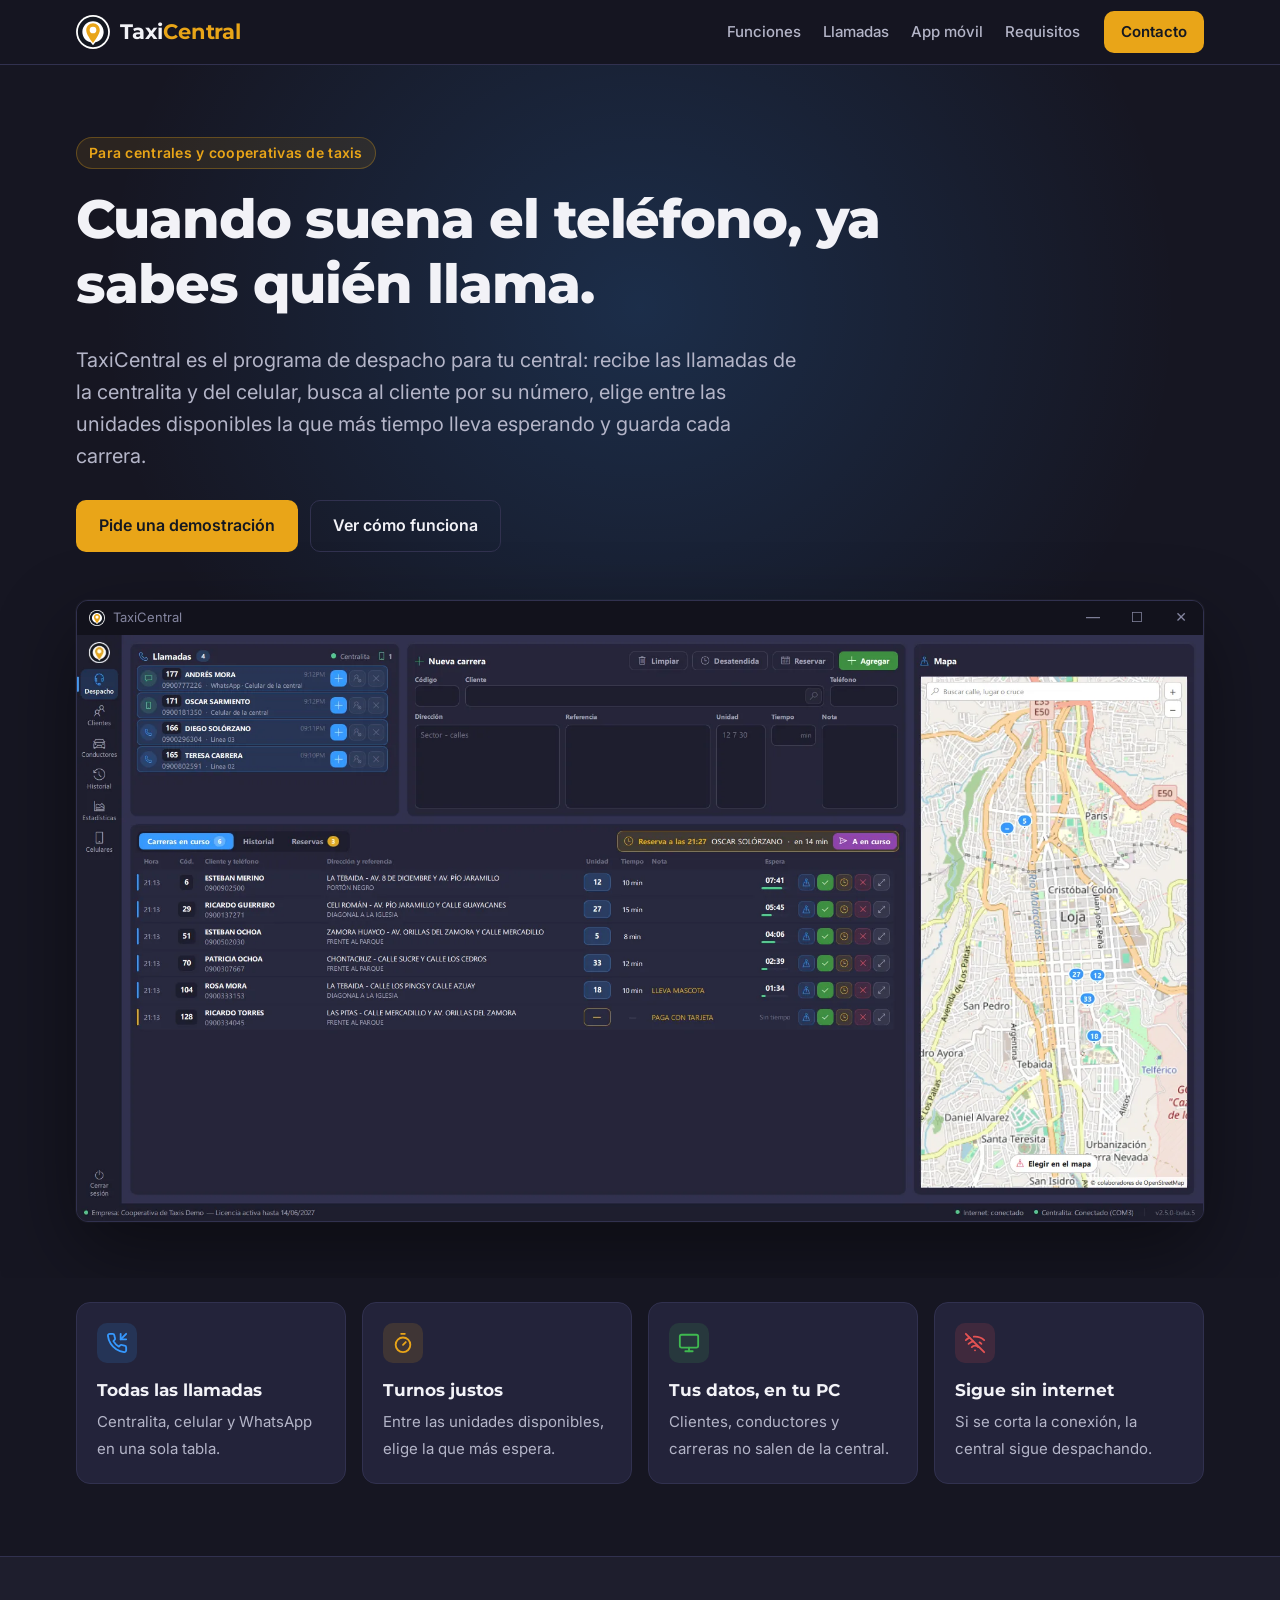
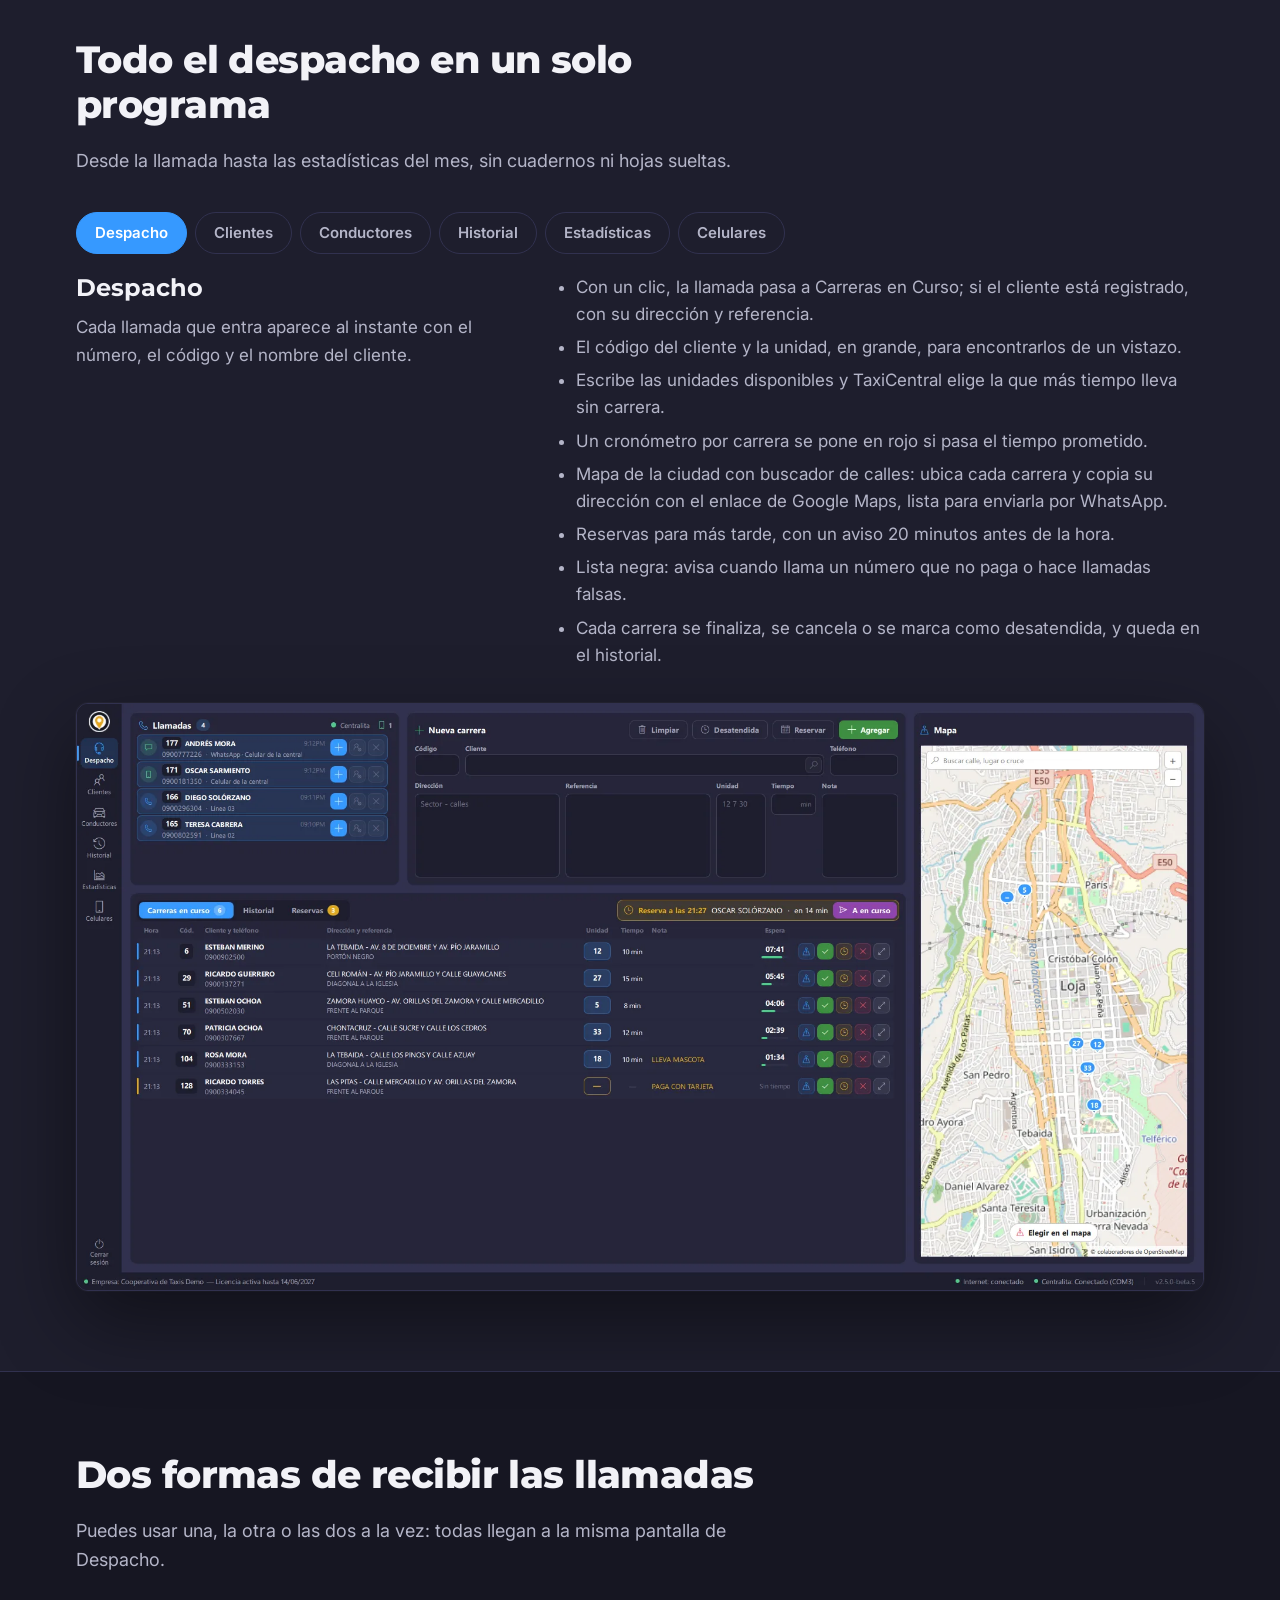
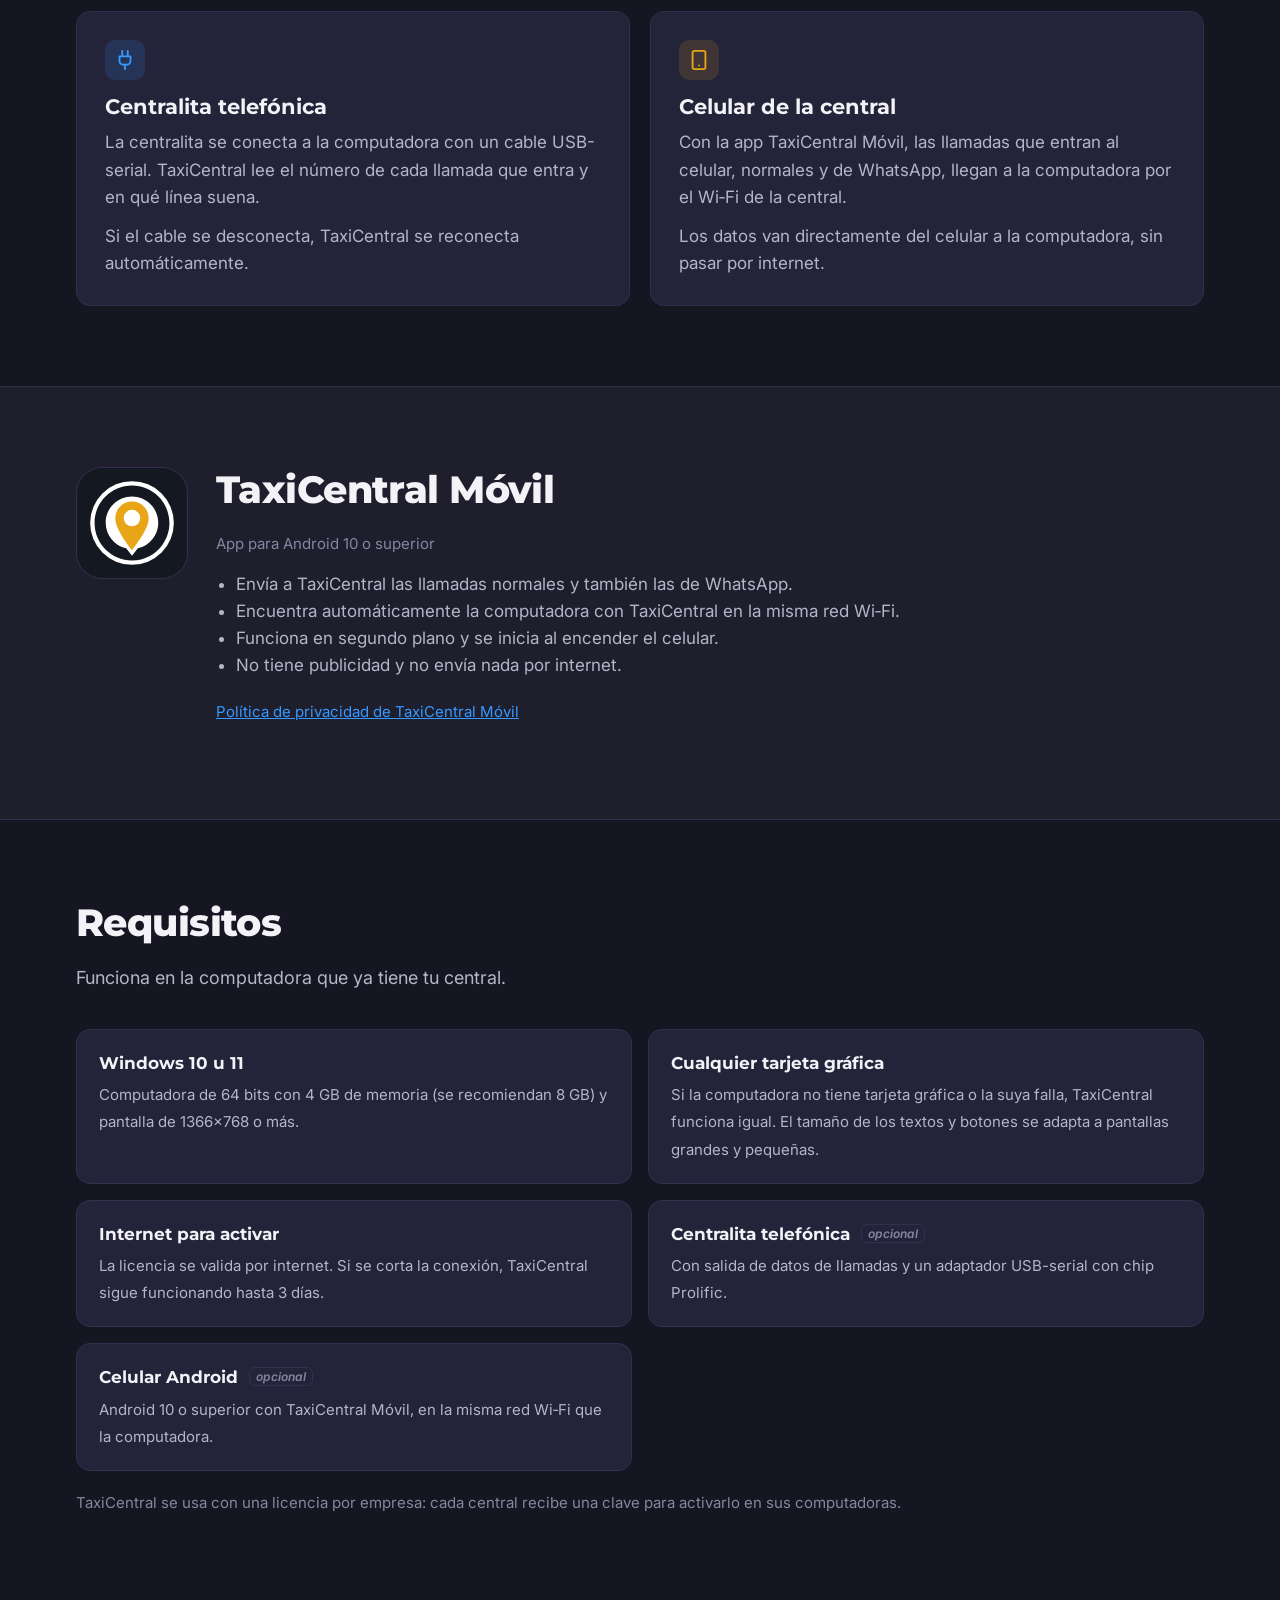
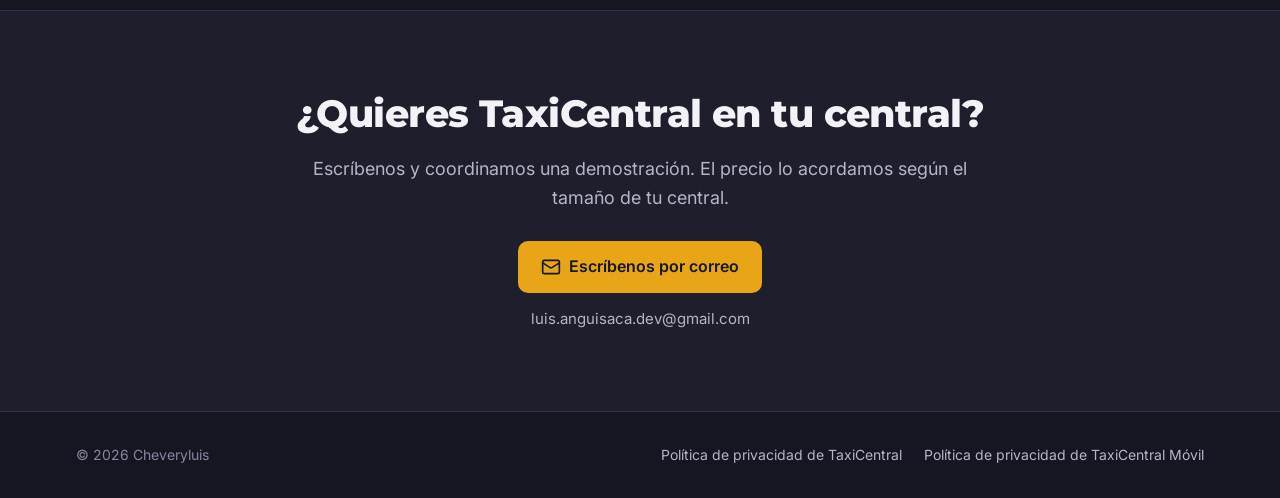
<file: index.html>
<!doctype html>
<html lang="es">
<head>
<meta charset="utf-8">
<meta name="viewport" content="width=device-width, initial-scale=1">
<title>TaxiCentral · Sistema de despacho para centrales de taxis</title>
<meta name="description" content="TaxiCentral es el programa de despacho para centrales de taxis: recibe las llamadas de la centralita y del celular, muestra quién llama, elige la unidad que más espera y guarda cada carrera.">
<meta name="theme-color" content="#161622">
<link rel="icon" type="image/png" sizes="32x32" href="img/favicon-32.png">
<link rel="icon" type="image/svg+xml" href="img/logo.svg">
<link rel="apple-touch-icon" href="img/apple-touch-icon.png">
<meta property="og:type" content="website">
<meta property="og:title" content="TaxiCentral · Sistema de despacho para centrales de taxis">
<meta property="og:description" content="Recibe las llamadas de la centralita y del celular, muestra quién llama y elige la unidad que más espera.">
<meta property="og:image" content="https://cheveryluis.github.io/taxicentral-web/img/compartir.png">
<meta property="og:url" content="https://cheveryluis.github.io/taxicentral-web/">
<meta name="twitter:card" content="summary_large_image">
<link rel="preconnect" href="https://fonts.googleapis.com">
<link rel="preconnect" href="https://fonts.gstatic.com" crossorigin>
<link href="https://fonts.googleapis.com/css2?family=Inter:wght@400;500;600&family=Montserrat:wght@700;800&display=swap" rel="stylesheet">
<link rel="stylesheet" href="css/estilos.css">
</head>
<body>
<a class="saltar" href="#contenido">Saltar al contenido</a>

<header class="encabezado">
  <div class="contenedor">
    <a class="marca" href="./" aria-label="TaxiCentral, inicio">
      <img src="img/logo.svg" alt="" width="34" height="34">
      <span>Taxi<b>Central</b></span>
    </a>
    <nav class="menu" aria-label="Secciones">
      <a href="#funciones">Funciones</a>
      <a href="#llamadas">Llamadas</a>
      <a href="#movil">App móvil</a>
      <a href="#requisitos">Requisitos</a>
    </nav>
    <a class="boton boton-principal boton-pequeno" href="#contacto">Contacto</a>
  </div>
</header>

<main id="contenido">

  <section class="portada">
    <div class="contenedor">
      <span class="etiqueta">Para centrales y cooperativas de taxis</span>
      <h1>Cuando suena el teléfono, ya sabes quién llama.</h1>
      <p class="subtitulo">TaxiCentral es el programa de despacho para tu central: recibe las llamadas de la centralita y del celular, busca al cliente por su número, elige entre las unidades disponibles la que más tiempo lleva esperando y guarda cada carrera.</p>
      <div class="acciones">
        <a class="boton boton-principal" href="#contacto">Pide una demostración</a>
        <a class="boton boton-secundario" href="#funciones">Ver cómo funciona</a>
      </div>
      <div class="ventana">
        <div class="ventana-barra" aria-hidden="true">
          <img src="img/logo.svg" alt="">TaxiCentral
          <div class="botones"><span>&#8212;</span><span>&#9744;</span><span>&#10005;</span></div>
        </div>
        <img src="img/capturas/despacho.webp" width="1920" height="1000" fetchpriority="high"
             alt="Pantalla Despacho de TaxiCentral: arriba, las llamadas que entran con el número, el código y el nombre del cliente; abajo, las carreras en curso con la unidad asignada y el tiempo de espera; a la derecha, el mapa con cada carrera.">
      </div>
    </div>
  </section>

  <section class="puntos" aria-label="Puntos fuertes">
    <div class="contenedor">
      <ul>
        <li>
          <div class="icono icono-azul"><svg viewBox="0 0 24 24" fill="none" stroke="currentColor" stroke-width="2" stroke-linecap="round" stroke-linejoin="round" aria-hidden="true"><polyline points="16 2 16 8 22 8"/><line x1="22" x2="16" y1="2" y2="8"/><path d="M22 16.92v3a2 2 0 0 1-2.18 2 19.79 19.79 0 0 1-8.63-3.07 19.5 19.5 0 0 1-6-6 19.79 19.79 0 0 1-3.07-8.67A2 2 0 0 1 4.11 2h3a2 2 0 0 1 2 1.72 12.84 12.84 0 0 0 .7 2.81 2 2 0 0 1-.45 2.11L8.09 9.91a16 16 0 0 0 6 6l1.27-1.27a2 2 0 0 1 2.11-.45 12.84 12.84 0 0 0 2.81.7A2 2 0 0 1 22 16.92z"/></svg></div>
          <strong>Todas las llamadas</strong>
          <span>Centralita, celular y WhatsApp en una sola tabla.</span>
        </li>
        <li>
          <div class="icono icono-amarillo"><svg viewBox="0 0 24 24" fill="none" stroke="currentColor" stroke-width="2" stroke-linecap="round" stroke-linejoin="round" aria-hidden="true"><line x1="10" x2="14" y1="2" y2="2"/><line x1="12" x2="15" y1="14" y2="11"/><circle cx="12" cy="14" r="8"/></svg></div>
          <strong>Turnos justos</strong>
          <span>Entre las unidades disponibles, elige la que más espera.</span>
        </li>
        <li>
          <div class="icono icono-verde"><svg viewBox="0 0 24 24" fill="none" stroke="currentColor" stroke-width="2" stroke-linecap="round" stroke-linejoin="round" aria-hidden="true"><rect width="20" height="14" x="2" y="3" rx="2"/><line x1="8" x2="16" y1="21" y2="21"/><line x1="12" x2="12" y1="17" y2="21"/></svg></div>
          <strong>Tus datos, en tu PC</strong>
          <span>Clientes, conductores y carreras no salen de la central.</span>
        </li>
        <li>
          <div class="icono icono-rojo"><svg viewBox="0 0 24 24" fill="none" stroke="currentColor" stroke-width="2" stroke-linecap="round" stroke-linejoin="round" aria-hidden="true"><path d="M12 20h.01"/><path d="M8.5 16.43a5 5 0 0 1 7 0"/><path d="M5 12.86a10 10 0 0 1 5.17-2.69"/><path d="M19 12.86a10 10 0 0 0-2-1.52"/><path d="M2 8.82a15 15 0 0 1 4.18-2.64"/><path d="M22 8.82a15 15 0 0 0-11.29-3.76"/><path d="m2 2 20 20"/></svg></div>
          <strong>Sigue sin internet</strong>
          <span>Si se corta la conexión, la central sigue despachando.</span>
        </li>
      </ul>
    </div>
  </section>

  <section class="seccion seccion-alterna" id="funciones">
    <div class="contenedor">
      <header>
        <h2>Todo el despacho en un solo programa</h2>
        <p>Desde la llamada hasta las estadísticas del mes, sin cuadernos ni hojas sueltas.</p>
      </header>

      <div class="pestanas" role="tablist" aria-label="Funciones de TaxiCentral">
        <button role="tab" id="tab-despacho" aria-controls="panel-despacho" aria-selected="true">Despacho</button>
        <button role="tab" id="tab-clientes" aria-controls="panel-clientes" aria-selected="false" tabindex="-1">Clientes</button>
        <button role="tab" id="tab-conductores" aria-controls="panel-conductores" aria-selected="false" tabindex="-1">Conductores</button>
        <button role="tab" id="tab-historial" aria-controls="panel-historial" aria-selected="false" tabindex="-1">Historial</button>
        <button role="tab" id="tab-estadisticas" aria-controls="panel-estadisticas" aria-selected="false" tabindex="-1">Estadísticas</button>
        <button role="tab" id="tab-celulares" aria-controls="panel-celulares" aria-selected="false" tabindex="-1">Celulares</button>
      </div>

      <div class="panel" role="tabpanel" id="panel-despacho" aria-labelledby="tab-despacho">
        <div class="texto">
          <h3>Despacho</h3>
          <p>Cada llamada que entra aparece al instante con el número, el código y el nombre del cliente.</p>
          <ul>
            <li>Con un clic, la llamada pasa a Carreras en Curso; si el cliente está registrado, con su dirección y referencia.</li>
            <li>El código del cliente y la unidad, en grande, para encontrarlos de un vistazo.</li>
            <li>Escribe las unidades disponibles y TaxiCentral elige la que más tiempo lleva sin carrera.</li>
            <li>Un cronómetro por carrera se pone en rojo si pasa el tiempo prometido.</li>
            <li>Mapa de la ciudad con buscador de calles: ubica cada carrera y copia su dirección con el enlace de Google Maps, lista para enviarla por WhatsApp.</li>
            <li>Reservas para más tarde, con un aviso 20 minutos antes de la hora.</li>
            <li>Lista negra: avisa cuando llama un número que no paga o hace llamadas falsas.</li>
            <li>Cada carrera se finaliza, se cancela o se marca como desatendida, y queda en el historial.</li>
          </ul>
        </div>
        <div class="ventana"><img src="img/capturas/despacho.webp" width="1920" height="1000" loading="lazy" alt="Pantalla Despacho con llamadas entrantes, carreras en curso, aviso de reserva y el mapa con las carreras."></div>
      </div>

      <div class="panel" role="tabpanel" id="panel-clientes" aria-labelledby="tab-clientes" hidden>
        <div class="texto">
          <h3>Clientes</h3>
          <p>La ficha de cada cliente: dos teléfonos, dirección con su sector, referencia y su ubicación en el mapa.</p>
          <ul>
            <li>Búsqueda por nombre, teléfono, dirección o cualquier otra columna, sin importar tildes ni mayúsculas.</li>
            <li>Envía un cliente a Despacho sin volver a escribir sus datos; si tiene ubicación, el mapa se centra en ella.</li>
            <li>Muestra los clientes que llevan más de un año sin pedir un taxi.</li>
            <li>Descarga la lista a Excel.</li>
          </ul>
        </div>
        <div class="ventana"><img src="img/capturas/clientes.webp" width="1920" height="1000" loading="lazy" alt="Pantalla Clientes con la lista de clientes, sus teléfonos, sector, dirección y referencia."></div>
      </div>

      <div class="panel" role="tabpanel" id="panel-conductores" aria-labelledby="tab-conductores" hidden>
        <div class="texto">
          <h3>Conductores</h3>
          <p>Cada unidad con los datos del conductor y del vehículo.</p>
          <ul>
            <li>Cédula, celular, correo, placa, registro municipal, marca, modelo y año.</li>
            <li>Separa socios y no socios de la cooperativa.</li>
            <li>Registra la hora de la última salida de cada unidad para repartir los turnos con equidad.</li>
            <li>Descarga la lista a Excel.</li>
          </ul>
        </div>
        <div class="ventana"><img src="img/capturas/conductores.webp" width="1920" height="1000" loading="lazy" alt="Pantalla Conductores con unidad, nombres, cédula, celular, placa, marca, modelo y año."></div>
      </div>

      <div class="panel" role="tabpanel" id="panel-historial" aria-labelledby="tab-historial" hidden>
        <div class="texto">
          <h3>Historial</h3>
          <p>Todas las carreras de cualquier día, con su estado.</p>
          <ul>
            <li>Cuenta las despachadas, desatendidas y canceladas del día.</li>
            <li>Búsqueda por cliente, teléfono, unidad o dirección.</li>
            <li>Descarga la lista a Excel.</li>
          </ul>
        </div>
        <div class="ventana"><img src="img/capturas/historial.webp" width="1920" height="1000" loading="lazy" alt="Pantalla Historial con las carreras de un día: hora, cliente, dirección, unidad y tiempo."></div>
      </div>

      <div class="panel" role="tabpanel" id="panel-estadisticas" aria-labelledby="tab-estadisticas" hidden>
        <div class="texto">
          <h3>Estadísticas</h3>
          <p>Cómo trabaja tu central, de un vistazo.</p>
          <ul>
            <li>Total de carreras, porcentaje despachado, promedio por día y hora pico.</li>
            <li>Carreras por hora del día y tendencia diaria.</li>
            <li>Carreras de cada unidad en el horario que elijas, por ejemplo de 22:00 a 06:00.</li>
            <li>Hoy, últimos 7 o 30 días, este mes, el mes anterior o el rango que elijas.</li>
            <li>Descarga a Excel, con sus gráficos, o a PDF.</li>
          </ul>
        </div>
        <div class="ventana"><img src="img/capturas/estadisticas.webp" width="1920" height="1000" loading="lazy" alt="Pantalla Estadísticas con totales, gráfico de carreras por hora del día y tendencia diaria."></div>
      </div>

      <div class="panel" role="tabpanel" id="panel-celulares" aria-labelledby="tab-celulares" hidden>
        <div class="texto">
          <h3>Celulares</h3>
          <p>Conecta el celular de la central con TaxiCentral Móvil.</p>
          <ul>
            <li>Se empareja escribiendo en el celular un código de 6 dígitos.</li>
            <li>Muestra cada llamada: sonando, contestada, finalizada o perdida, con su duración.</li>
            <li>Distingue las llamadas normales de las de WhatsApp.</li>
          </ul>
        </div>
        <div class="ventana"><img src="img/capturas/celulares.webp" width="1920" height="1000" loading="lazy" alt="Pantalla Celulares con el código para emparejar, el celular conectado y las llamadas recibidas."></div>
      </div>
    </div>
  </section>

  <section class="seccion" id="llamadas">
    <div class="contenedor">
      <header>
        <h2>Dos formas de recibir las llamadas</h2>
        <p>Puedes usar una, la otra o las dos a la vez: todas llegan a la misma pantalla de Despacho.</p>
      </header>
      <div class="columnas">
        <article class="tarjeta">
          <div class="icono icono-azul"><svg viewBox="0 0 24 24" fill="none" stroke="currentColor" stroke-width="2" stroke-linecap="round" stroke-linejoin="round" aria-hidden="true"><path d="M12 22v-5"/><path d="M9 8V2"/><path d="M15 8V2"/><path d="M18 8v5a4 4 0 0 1-4 4h-4a4 4 0 0 1-4-4V8Z"/></svg></div>
          <h3>Centralita telefónica</h3>
          <p>La centralita se conecta a la computadora con un cable USB-serial. TaxiCentral lee el número de cada llamada que entra y en qué línea suena.</p>
          <p>Si el cable se desconecta, TaxiCentral se reconecta automáticamente.</p>
        </article>
        <article class="tarjeta">
          <div class="icono icono-amarillo"><svg viewBox="0 0 24 24" fill="none" stroke="currentColor" stroke-width="2" stroke-linecap="round" stroke-linejoin="round" aria-hidden="true"><rect width="14" height="20" x="5" y="2" rx="2" ry="2"/><path d="M12 18h.01"/></svg></div>
          <h3>Celular de la central</h3>
          <p>Con la app TaxiCentral Móvil, las llamadas que entran al celular, normales y de WhatsApp, llegan a la computadora por el Wi‑Fi de la central.</p>
          <p>Los datos van directamente del celular a la computadora, sin pasar por internet.</p>
        </article>
      </div>
    </div>
  </section>

  <section class="seccion seccion-alterna" id="movil">
    <div class="contenedor movil">
      <div class="movil-icono"><img src="img/logo.svg" alt="" width="84" height="84"></div>
      <div>
        <h2>TaxiCentral Móvil</h2>
        <p class="nota" style="margin-top:0">App para Android 10 o superior</p>
        <ul>
          <li>Envía a TaxiCentral las llamadas normales y también las de WhatsApp.</li>
          <li>Encuentra automáticamente la computadora con TaxiCentral en la misma red Wi‑Fi.</li>
          <li>Funciona en segundo plano y se inicia al encender el celular.</li>
          <li>No tiene publicidad y no envía nada por internet.</li>
        </ul>
        <p class="nota"><a href="movil/privacidad.html">Política de privacidad de TaxiCentral Móvil</a></p>
      </div>
    </div>
  </section>

  <section class="seccion" id="requisitos">
    <div class="contenedor">
      <header>
        <h2>Requisitos</h2>
        <p>Funciona en la computadora que ya tiene tu central.</p>
      </header>
      <ul class="lista-requisitos">
        <li><strong>Windows 10 u 11</strong><span>Computadora de 64 bits con 4 GB de memoria (se recomiendan 8 GB) y pantalla de 1366×768 o más.</span></li>
        <li><strong>Cualquier tarjeta gráfica</strong><span>Si la computadora no tiene tarjeta gráfica o la suya falla, TaxiCentral funciona igual. El tamaño de los textos y botones se adapta a pantallas grandes y pequeñas.</span></li>
        <li><strong>Internet para activar</strong><span>La licencia se valida por internet. Si se corta la conexión, TaxiCentral sigue funcionando hasta 3 días.</span></li>
        <li><strong>Centralita telefónica <em class="opcional">opcional</em></strong><span>Con salida de datos de llamadas y un adaptador USB-serial con chip Prolific.</span></li>
        <li><strong>Celular Android <em class="opcional">opcional</em></strong><span>Android 10 o superior con TaxiCentral Móvil, en la misma red Wi‑Fi que la computadora.</span></li>
      </ul>
      <p class="nota">TaxiCentral se usa con una licencia por empresa: cada central recibe una clave para activarlo en sus computadoras.</p>
    </div>
  </section>

  <section class="seccion seccion-alterna contacto" id="contacto">
    <div class="contenedor">
      <header>
        <h2>¿Quieres TaxiCentral en tu central?</h2>
        <p>Escríbenos y coordinamos una demostración. El precio lo acordamos según el tamaño de tu central.</p>
      </header>
      <a class="boton boton-principal" href="mailto:luis.anguisaca.dev@gmail.com?subject=TaxiCentral">
        <svg width="20" height="20" viewBox="0 0 24 24" fill="none" stroke="currentColor" stroke-width="2" stroke-linecap="round" stroke-linejoin="round" aria-hidden="true"><rect width="20" height="16" x="2" y="4" rx="2"/><path d="m22 7-8.97 5.7a1.94 1.94 0 0 1-2.06 0L2 7"/></svg>
        Escríbenos por correo
      </a>
      <span class="correo">luis.anguisaca.dev@gmail.com</span>
    </div>
  </section>

</main>

<footer class="pie">
  <div class="contenedor">
    <span>© 2026 Cheveryluis</span>
    <nav aria-label="Legal">
      <a href="privacidad.html">Política de privacidad de TaxiCentral</a>
      <a href="movil/privacidad.html">Política de privacidad de TaxiCentral Móvil</a>
    </nav>
  </div>
</footer>

<script>
  // Pestañas de Funciones: clic, y flechas izquierda/derecha entre pestañas.
  const pestanas = [...document.querySelectorAll('[role="tab"]')];
  function elegir(pestana) {
    for (const p of pestanas) {
      const activa = p === pestana;
      p.setAttribute('aria-selected', activa);
      p.tabIndex = activa ? 0 : -1;
      document.getElementById(p.getAttribute('aria-controls')).hidden = !activa;
    }
  }
  pestanas.forEach((p, i) => {
    p.addEventListener('click', () => elegir(p));
    p.addEventListener('keydown', (e) => {
      const paso = e.key === 'ArrowRight' ? 1 : e.key === 'ArrowLeft' ? -1 : 0;
      if (!paso) return;
      const siguiente = pestanas[(i + paso + pestanas.length) % pestanas.length];
      elegir(siguiente);
      siguiente.focus();
    });
  });
</script>
</body>
</html>
</file>
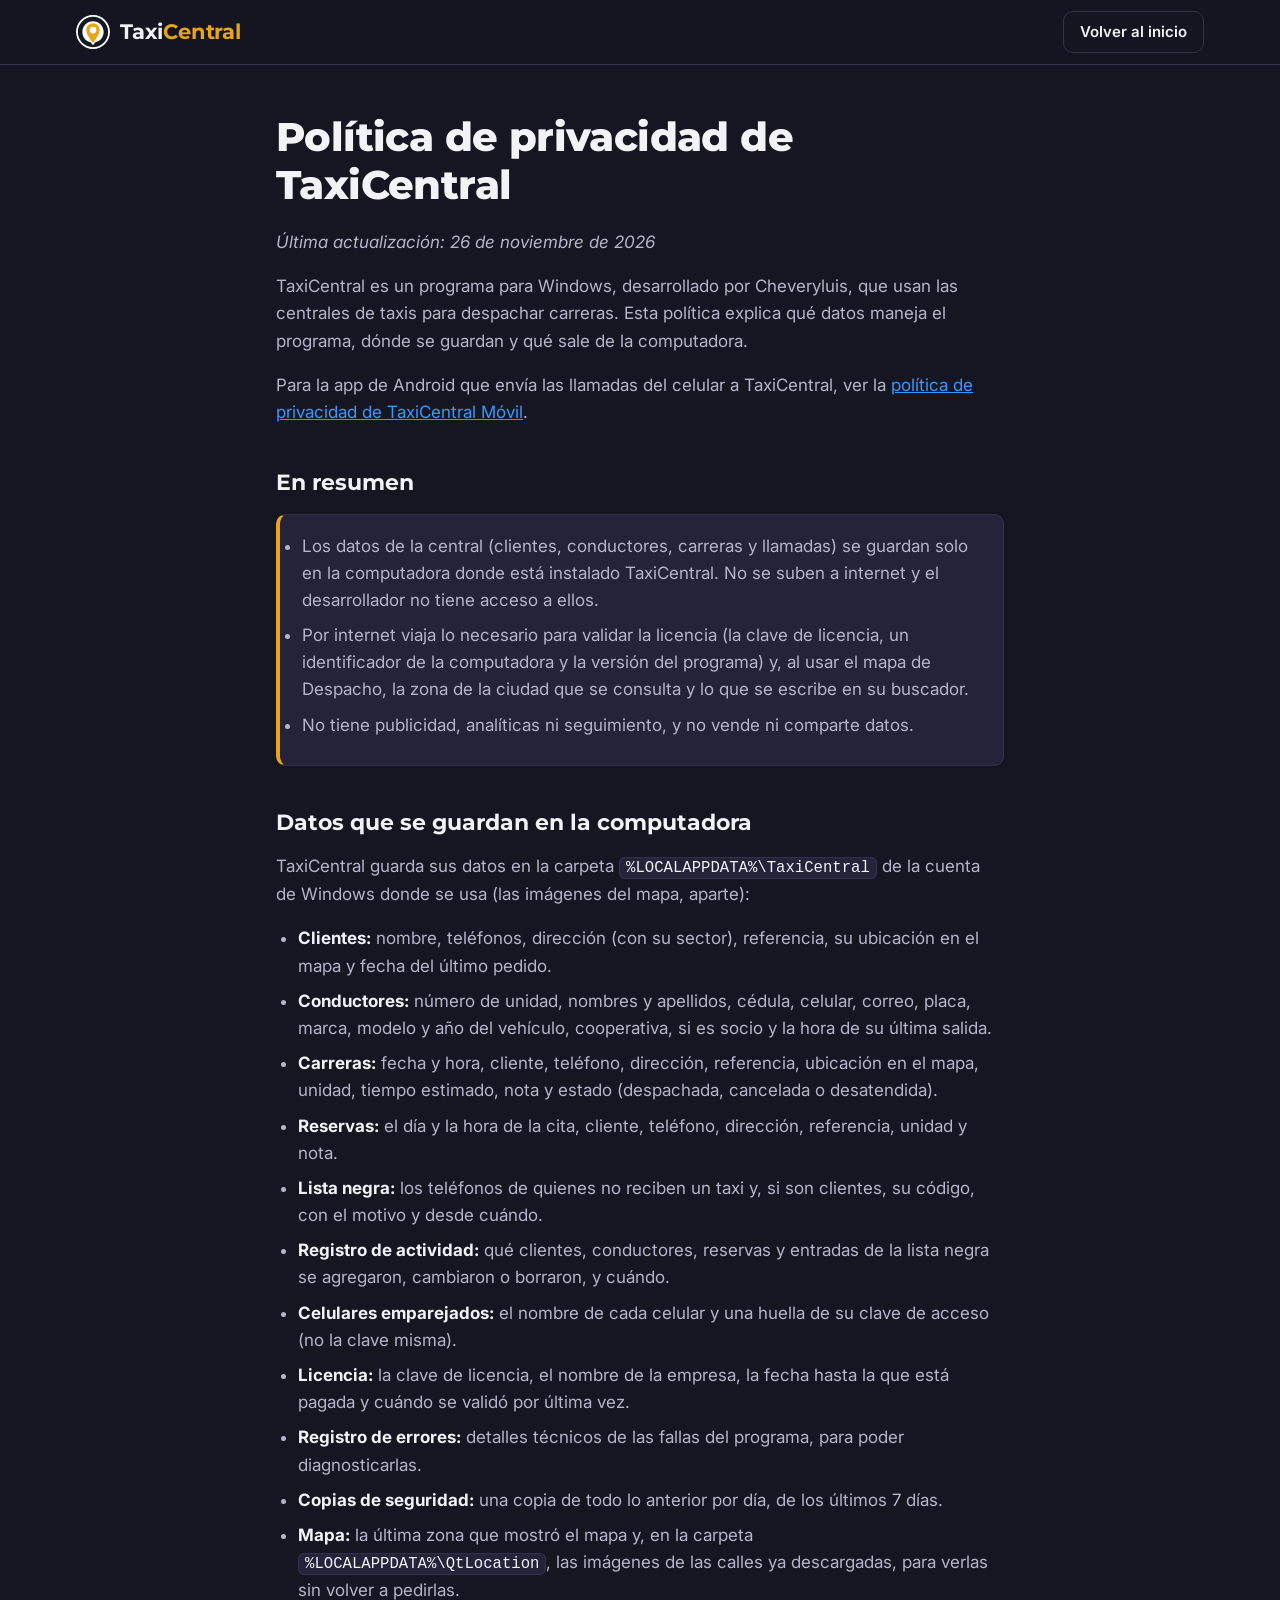
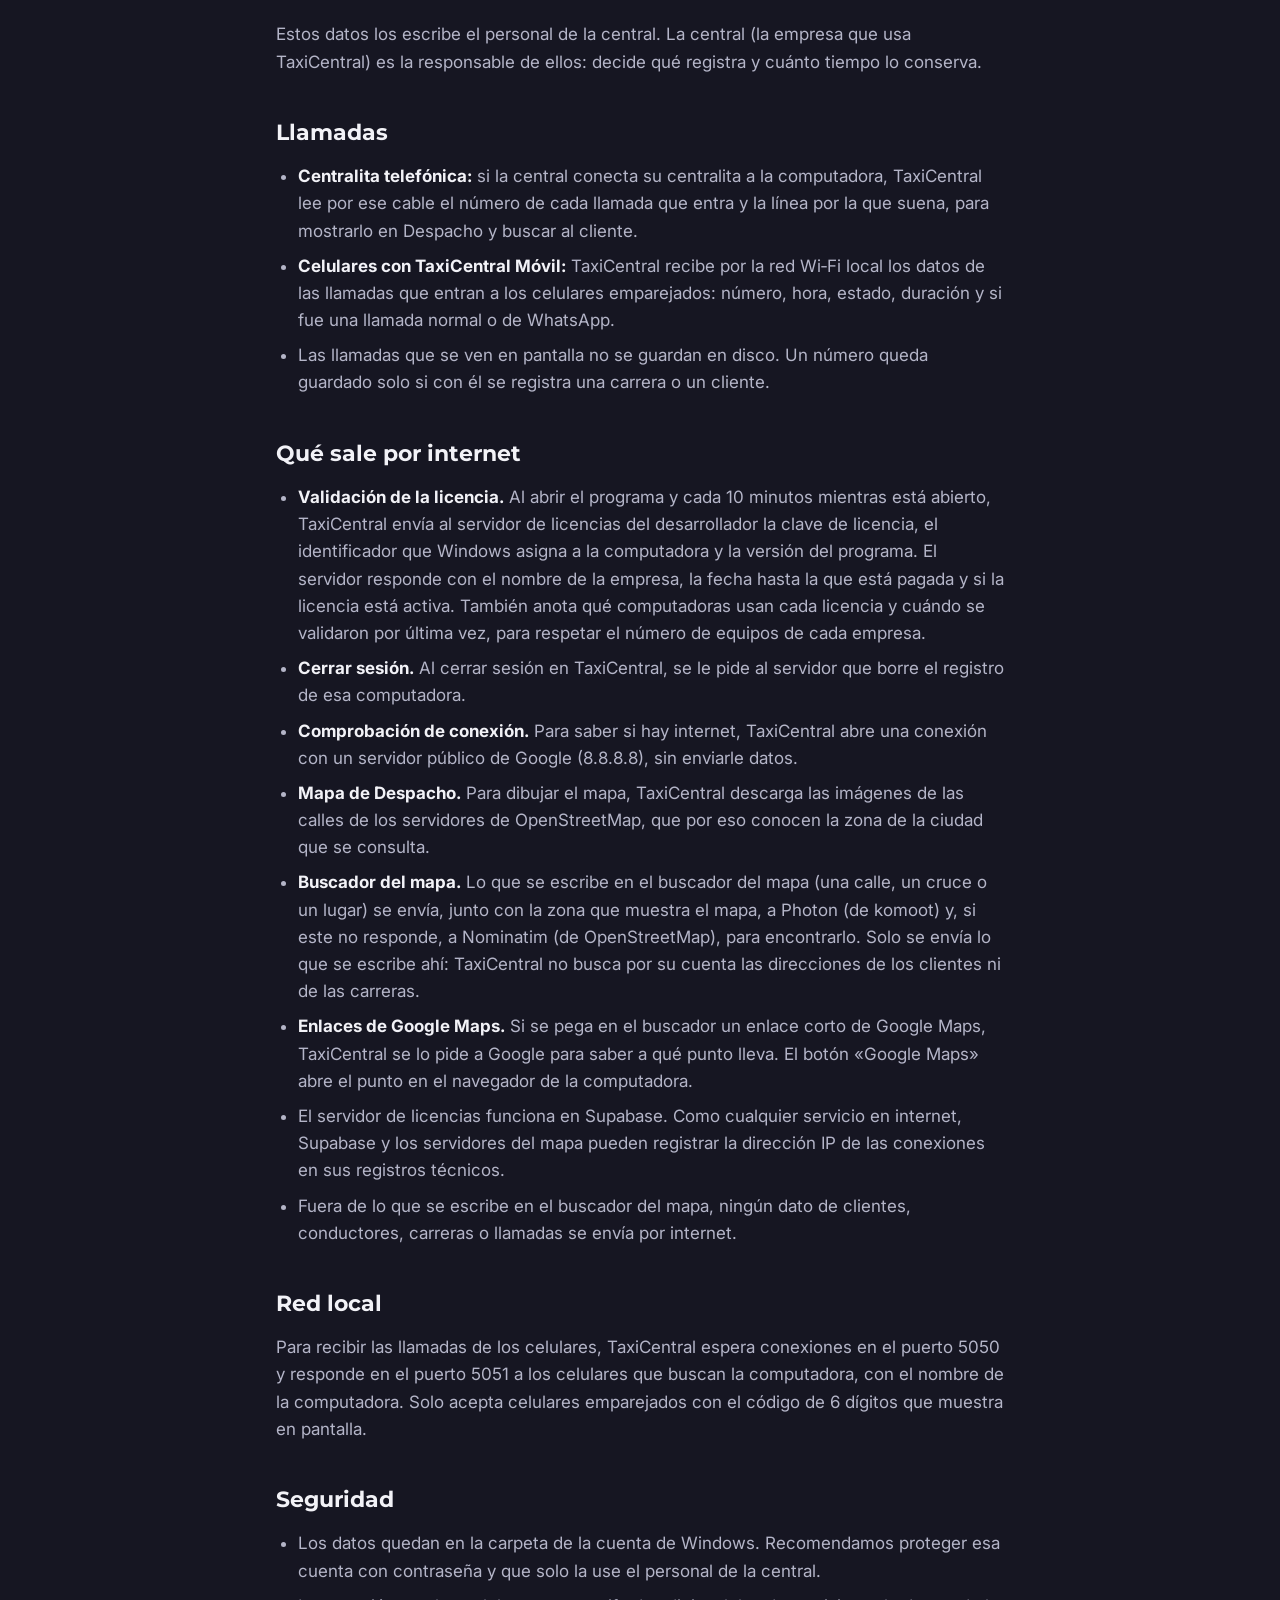
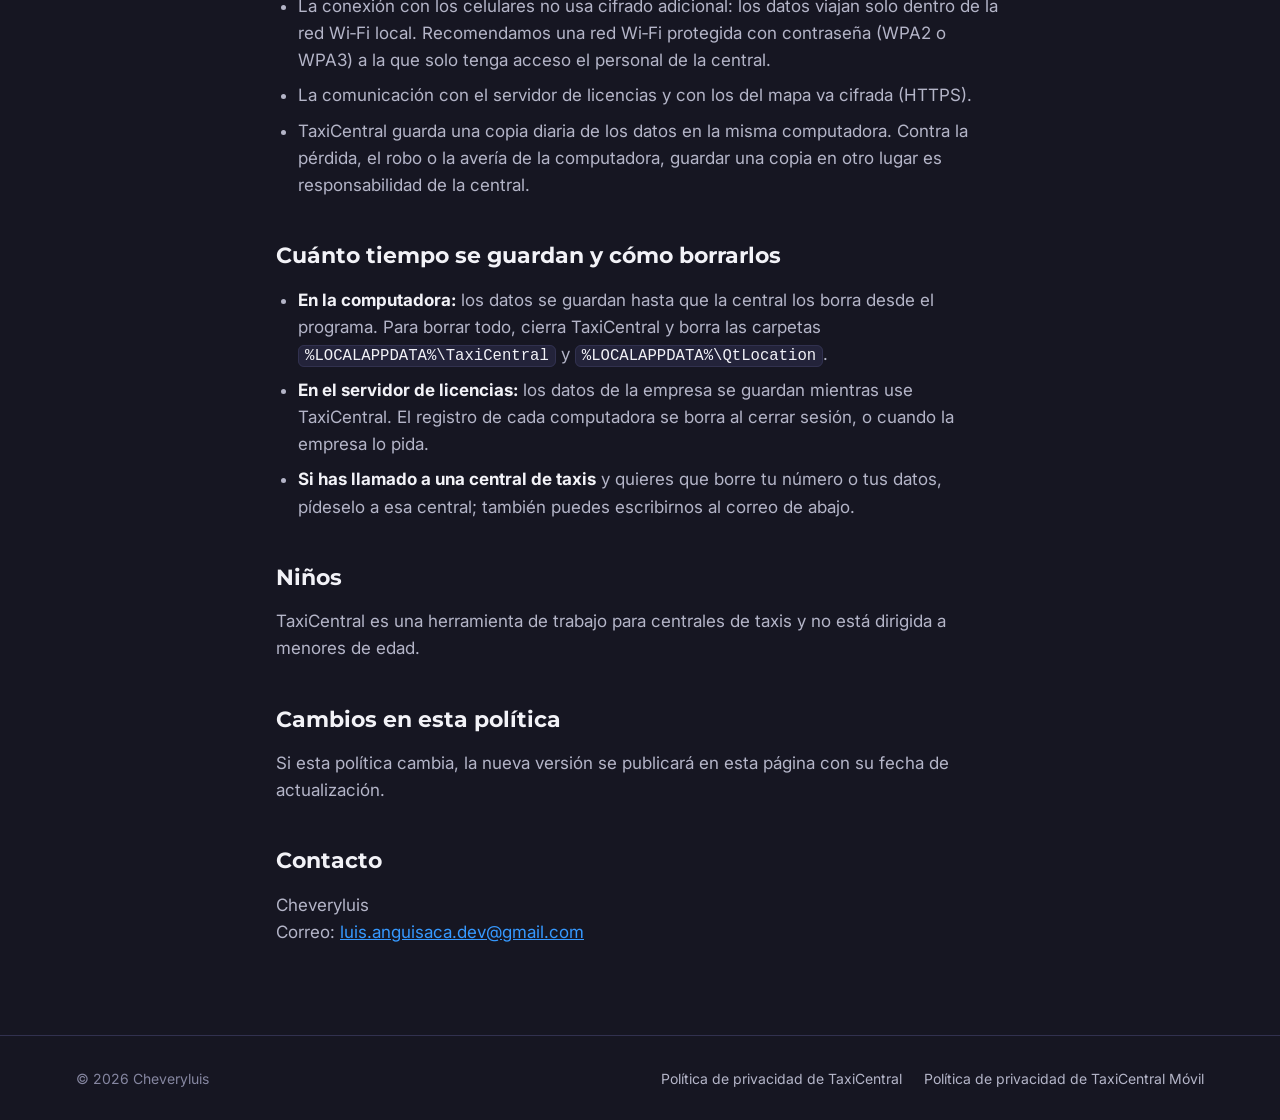
<file: privacidad.html>
<!doctype html>
<html lang="es">
<head>
<meta charset="utf-8">
<meta name="viewport" content="width=device-width, initial-scale=1">
<title>Política de privacidad de TaxiCentral</title>
<meta name="description" content="Qué datos maneja TaxiCentral, dónde se guardan y qué sale de la computadora.">
<meta name="theme-color" content="#161622">
<link rel="icon" type="image/png" sizes="32x32" href="img/favicon-32.png">
<link rel="icon" type="image/svg+xml" href="img/logo.svg">
<link rel="apple-touch-icon" href="img/apple-touch-icon.png">
<link rel="preconnect" href="https://fonts.googleapis.com">
<link rel="preconnect" href="https://fonts.gstatic.com" crossorigin>
<link href="https://fonts.googleapis.com/css2?family=Inter:wght@400;500;600&family=Montserrat:wght@700;800&display=swap" rel="stylesheet">
<link rel="stylesheet" href="css/estilos.css">
</head>
<body>

<header class="encabezado">
  <div class="contenedor">
    <a class="marca" href="./" aria-label="TaxiCentral, inicio">
      <img src="img/logo.svg" alt="" width="34" height="34">
      <span>Taxi<b>Central</b></span>
    </a>
    <a class="boton boton-secundario boton-pequeno" href="./" style="margin-left:auto">Volver al inicio</a>
  </div>
</header>

<main class="contenedor documento">

<h1>Política de privacidad de TaxiCentral</h1>
<p class="fecha">Última actualización: 26 de noviembre de 2026</p>

<p>TaxiCentral es un programa para Windows, desarrollado por Cheveryluis, que usan las centrales de taxis para despachar carreras. Esta política explica qué datos maneja el programa, dónde se guardan y qué sale de la computadora.</p>
<p>Para la app de Android que envía las llamadas del celular a TaxiCentral, ver la <a href="movil/privacidad.html">política de privacidad de TaxiCentral Móvil</a>.</p>

<h2>En resumen</h2>
<ul class="resumen">
  <li>Los datos de la central (clientes, conductores, carreras y llamadas) se guardan solo en la computadora donde está instalado TaxiCentral. No se suben a internet y el desarrollador no tiene acceso a ellos.</li>
  <li>Por internet viaja lo necesario para validar la licencia (la clave de licencia, un identificador de la computadora y la versión del programa) y, al usar el mapa de Despacho, la zona de la ciudad que se consulta y lo que se escribe en su buscador.</li>
  <li>No tiene publicidad, analíticas ni seguimiento, y no vende ni comparte datos.</li>
</ul>

<h2>Datos que se guardan en la computadora</h2>
<p>TaxiCentral guarda sus datos en la carpeta <code>%LOCALAPPDATA%\TaxiCentral</code> de la cuenta de Windows donde se usa (las imágenes del mapa, aparte):</p>
<ul>
  <li><strong>Clientes:</strong> nombre, teléfonos, dirección (con su sector), referencia, su ubicación en el mapa y fecha del último pedido.</li>
  <li><strong>Conductores:</strong> número de unidad, nombres y apellidos, cédula, celular, correo, placa, marca, modelo y año del vehículo, cooperativa, si es socio y la hora de su última salida.</li>
  <li><strong>Carreras:</strong> fecha y hora, cliente, teléfono, dirección, referencia, ubicación en el mapa, unidad, tiempo estimado, nota y estado (despachada, cancelada o desatendida).</li>
  <li><strong>Reservas:</strong> el día y la hora de la cita, cliente, teléfono, dirección, referencia, unidad y nota.</li>
  <li><strong>Lista negra:</strong> los teléfonos de quienes no reciben un taxi y, si son clientes, su código, con el motivo y desde cuándo.</li>
  <li><strong>Registro de actividad:</strong> qué clientes, conductores, reservas y entradas de la lista negra se agregaron, cambiaron o borraron, y cuándo.</li>
  <li><strong>Celulares emparejados:</strong> el nombre de cada celular y una huella de su clave de acceso (no la clave misma).</li>
  <li><strong>Licencia:</strong> la clave de licencia, el nombre de la empresa, la fecha hasta la que está pagada y cuándo se validó por última vez.</li>
  <li><strong>Registro de errores:</strong> detalles técnicos de las fallas del programa, para poder diagnosticarlas.</li>
  <li><strong>Copias de seguridad:</strong> una copia de todo lo anterior por día, de los últimos 7 días.</li>
  <li><strong>Mapa:</strong> la última zona que mostró el mapa y, en la carpeta <code>%LOCALAPPDATA%\QtLocation</code>, las imágenes de las calles ya descargadas, para verlas sin volver a pedirlas.</li>
</ul>
<p>Estos datos los escribe el personal de la central. La central (la empresa que usa TaxiCentral) es la responsable de ellos: decide qué registra y cuánto tiempo lo conserva.</p>

<h2>Llamadas</h2>
<ul>
  <li><strong>Centralita telefónica:</strong> si la central conecta su centralita a la computadora, TaxiCentral lee por ese cable el número de cada llamada que entra y la línea por la que suena, para mostrarlo en Despacho y buscar al cliente.</li>
  <li><strong>Celulares con TaxiCentral Móvil:</strong> TaxiCentral recibe por la red Wi‑Fi local los datos de las llamadas que entran a los celulares emparejados: número, hora, estado, duración y si fue una llamada normal o de WhatsApp.</li>
  <li>Las llamadas que se ven en pantalla no se guardan en disco. Un número queda guardado solo si con él se registra una carrera o un cliente.</li>
</ul>

<h2>Qué sale por internet</h2>
<ul>
  <li><strong>Validación de la licencia.</strong> Al abrir el programa y cada 10 minutos mientras está abierto, TaxiCentral envía al servidor de licencias del desarrollador la clave de licencia, el identificador que Windows asigna a la computadora y la versión del programa. El servidor responde con el nombre de la empresa, la fecha hasta la que está pagada y si la licencia está activa. También anota qué computadoras usan cada licencia y cuándo se validaron por última vez, para respetar el número de equipos de cada empresa.</li>
  <li><strong>Cerrar sesión.</strong> Al cerrar sesión en TaxiCentral, se le pide al servidor que borre el registro de esa computadora.</li>
  <li><strong>Comprobación de conexión.</strong> Para saber si hay internet, TaxiCentral abre una conexión con un servidor público de Google (8.8.8.8), sin enviarle datos.</li>
  <li><strong>Mapa de Despacho.</strong> Para dibujar el mapa, TaxiCentral descarga las imágenes de las calles de los servidores de OpenStreetMap, que por eso conocen la zona de la ciudad que se consulta.</li>
  <li><strong>Buscador del mapa.</strong> Lo que se escribe en el buscador del mapa (una calle, un cruce o un lugar) se envía, junto con la zona que muestra el mapa, a Photon (de komoot) y, si este no responde, a Nominatim (de OpenStreetMap), para encontrarlo. Solo se envía lo que se escribe ahí: TaxiCentral no busca por su cuenta las direcciones de los clientes ni de las carreras.</li>
  <li><strong>Enlaces de Google Maps.</strong> Si se pega en el buscador un enlace corto de Google Maps, TaxiCentral se lo pide a Google para saber a qué punto lleva. El botón «Google Maps» abre el punto en el navegador de la computadora.</li>
  <li>El servidor de licencias funciona en Supabase. Como cualquier servicio en internet, Supabase y los servidores del mapa pueden registrar la dirección IP de las conexiones en sus registros técnicos.</li>
  <li>Fuera de lo que se escribe en el buscador del mapa, ningún dato de clientes, conductores, carreras o llamadas se envía por internet.</li>
</ul>

<h2>Red local</h2>
<p>Para recibir las llamadas de los celulares, TaxiCentral espera conexiones en el puerto 5050 y responde en el puerto 5051 a los celulares que buscan la computadora, con el nombre de la computadora. Solo acepta celulares emparejados con el código de 6 dígitos que muestra en pantalla.</p>

<h2>Seguridad</h2>
<ul>
  <li>Los datos quedan en la carpeta de la cuenta de Windows. Recomendamos proteger esa cuenta con contraseña y que solo la use el personal de la central.</li>
  <li>La conexión con los celulares no usa cifrado adicional: los datos viajan solo dentro de la red Wi‑Fi local. Recomendamos una red Wi‑Fi protegida con contraseña (WPA2 o WPA3) a la que solo tenga acceso el personal de la central.</li>
  <li>La comunicación con el servidor de licencias y con los del mapa va cifrada (HTTPS).</li>
  <li>TaxiCentral guarda una copia diaria de los datos en la misma computadora. Contra la pérdida, el robo o la avería de la computadora, guardar una copia en otro lugar es responsabilidad de la central.</li>
</ul>

<h2>Cuánto tiempo se guardan y cómo borrarlos</h2>
<ul>
  <li><strong>En la computadora:</strong> los datos se guardan hasta que la central los borra desde el programa. Para borrar todo, cierra TaxiCentral y borra las carpetas <code>%LOCALAPPDATA%\TaxiCentral</code> y <code>%LOCALAPPDATA%\QtLocation</code>.</li>
  <li><strong>En el servidor de licencias:</strong> los datos de la empresa se guardan mientras use TaxiCentral. El registro de cada computadora se borra al cerrar sesión, o cuando la empresa lo pida.</li>
  <li><strong>Si has llamado a una central de taxis</strong> y quieres que borre tu número o tus datos, pídeselo a esa central; también puedes escribirnos al correo de abajo.</li>
</ul>

<h2>Niños</h2>
<p>TaxiCentral es una herramienta de trabajo para centrales de taxis y no está dirigida a menores de edad.</p>

<h2>Cambios en esta política</h2>
<p>Si esta política cambia, la nueva versión se publicará en esta página con su fecha de actualización.</p>

<h2>Contacto</h2>
<p>Cheveryluis<br>Correo: <a href="mailto:luis.anguisaca.dev@gmail.com">luis.anguisaca.dev@gmail.com</a></p>

</main>

<footer class="pie">
  <div class="contenedor">
    <span>© 2026 Cheveryluis</span>
    <nav aria-label="Legal">
      <a href="privacidad.html">Política de privacidad de TaxiCentral</a>
      <a href="movil/privacidad.html">Política de privacidad de TaxiCentral Móvil</a>
    </nav>
  </div>
</footer>
</body>
</html>
</file>
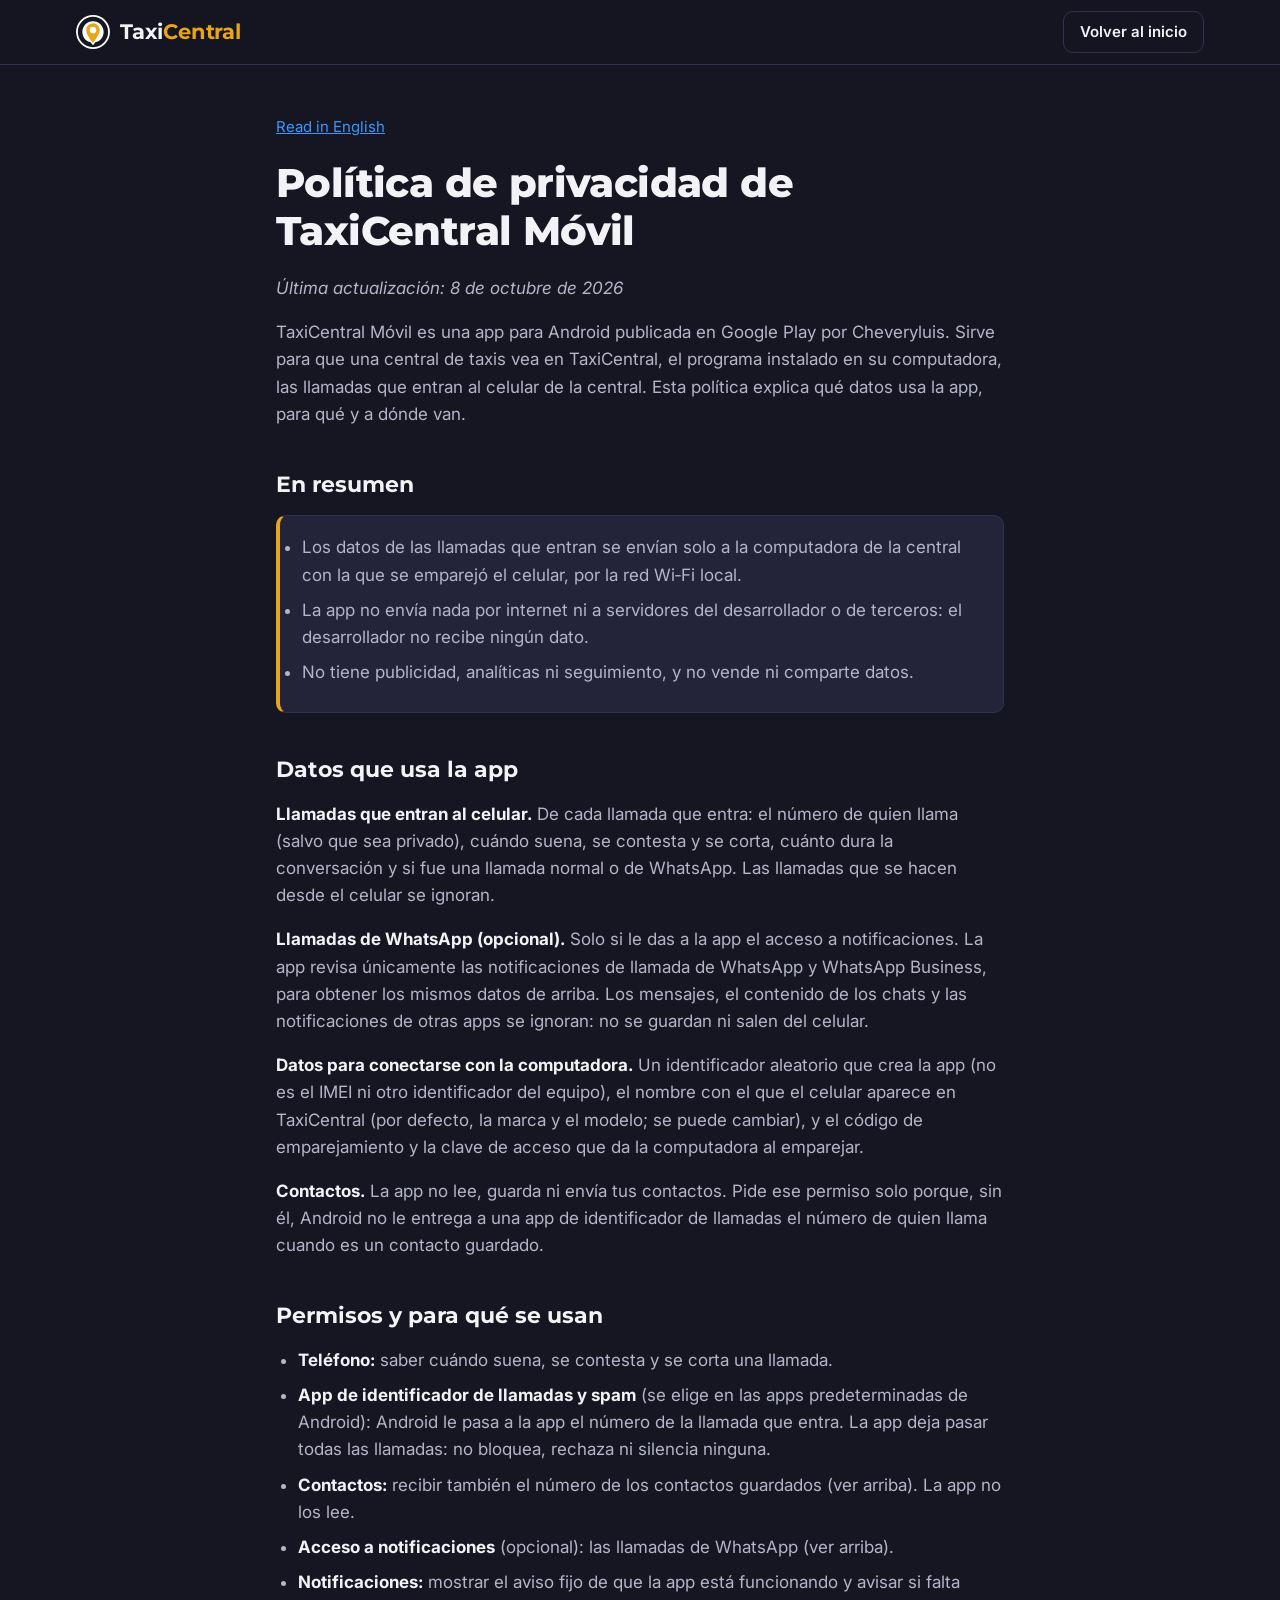
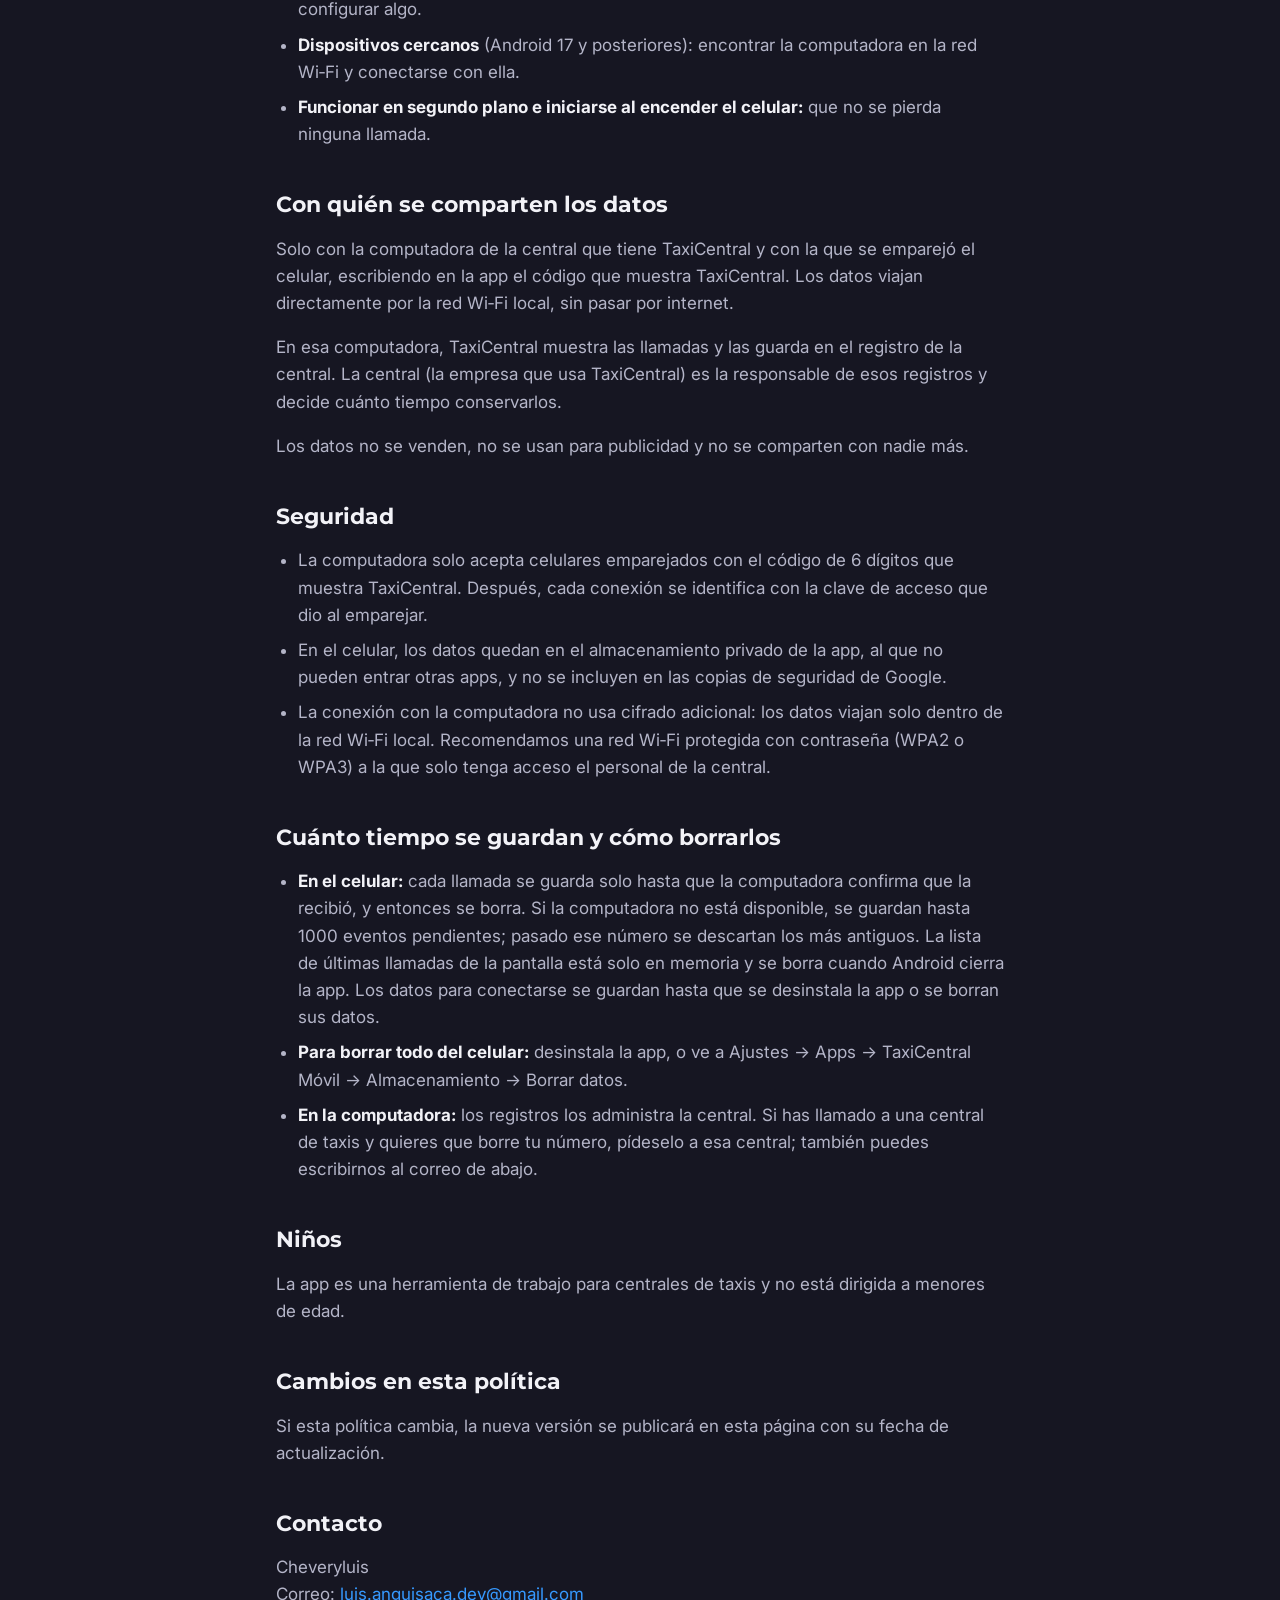
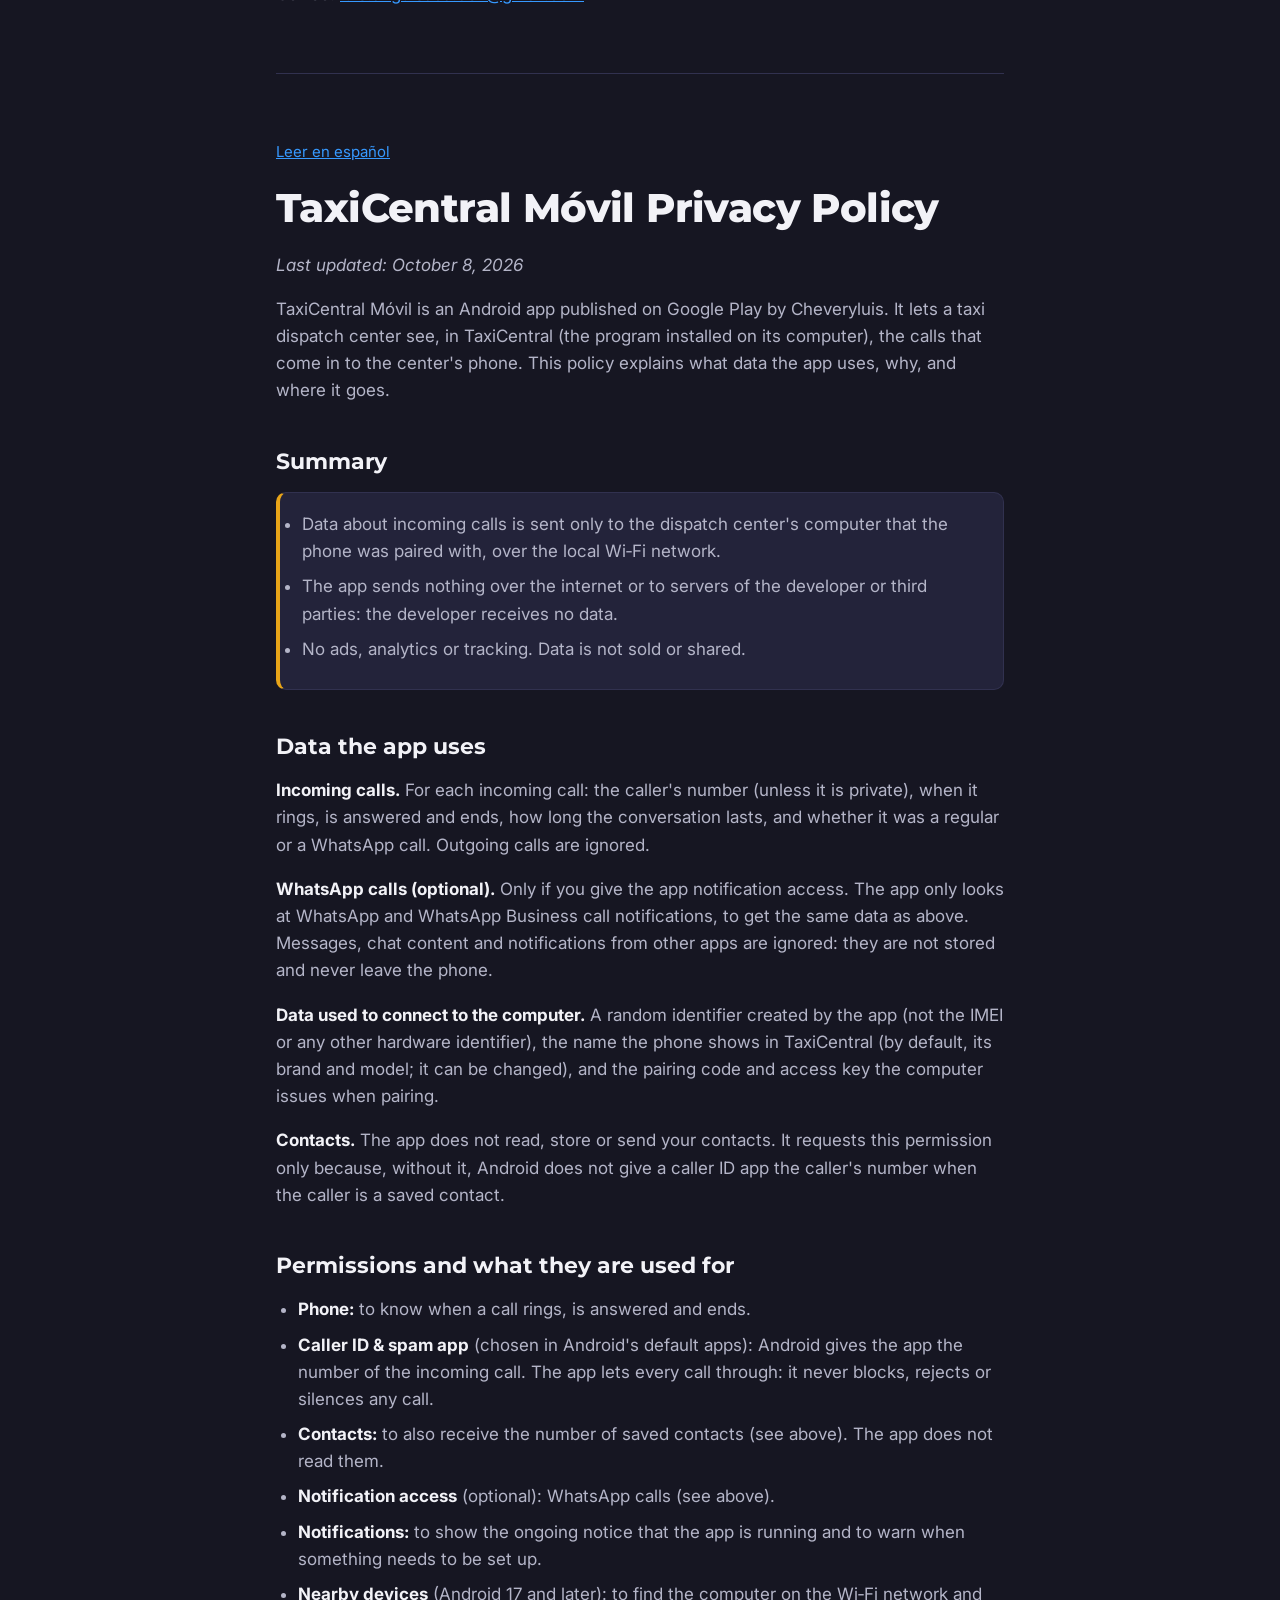
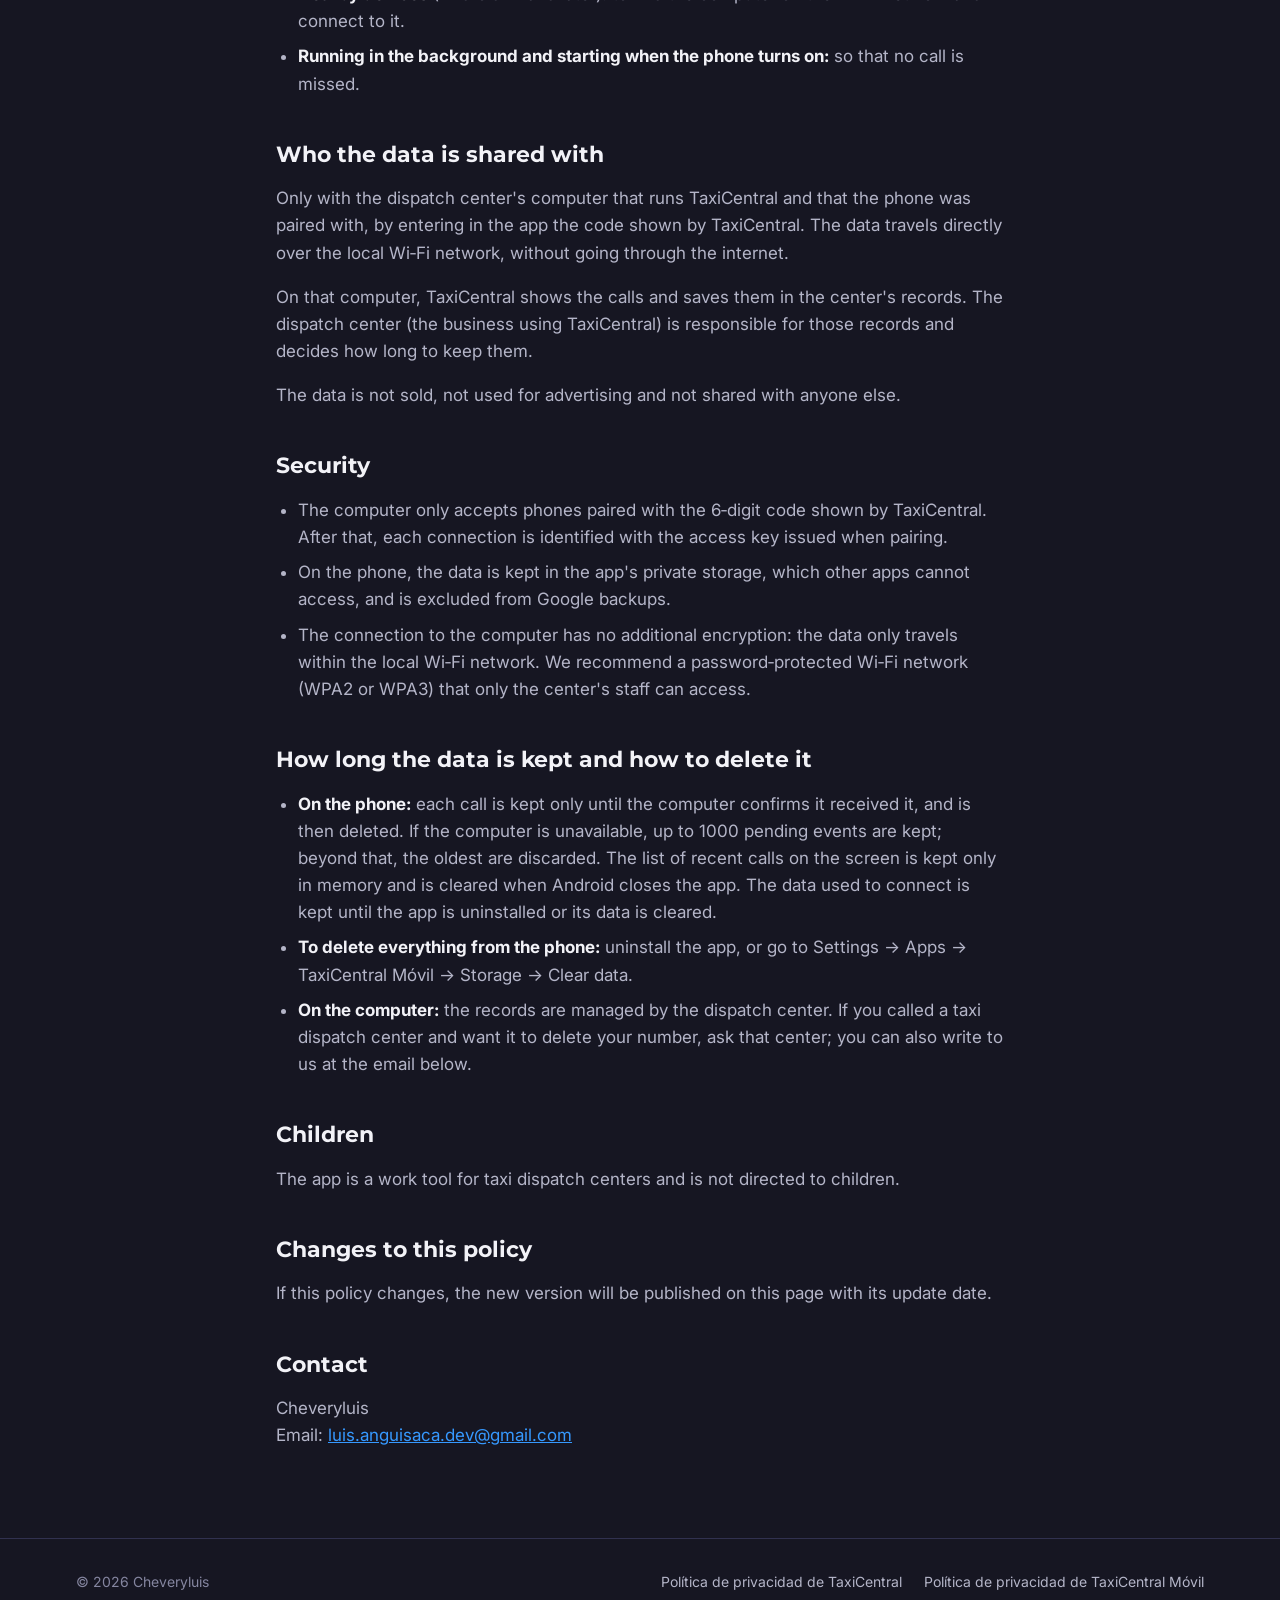
<file: movil/privacidad.html>
<!doctype html>
<html lang="es">
<head>
<meta charset="utf-8">
<meta name="viewport" content="width=device-width, initial-scale=1">
<title>Política de privacidad de TaxiCentral Móvil</title>
<meta name="description" content="Qué datos usa la app TaxiCentral Móvil, para qué y a dónde van. / TaxiCentral Móvil privacy policy.">
<meta name="theme-color" content="#161622">
<link rel="icon" type="image/png" sizes="32x32" href="../img/favicon-32.png">
<link rel="icon" type="image/svg+xml" href="../img/logo.svg">
<link rel="apple-touch-icon" href="../img/apple-touch-icon.png">
<link rel="preconnect" href="https://fonts.googleapis.com">
<link rel="preconnect" href="https://fonts.gstatic.com" crossorigin>
<link href="https://fonts.googleapis.com/css2?family=Inter:wght@400;500;600&family=Montserrat:wght@700;800&display=swap" rel="stylesheet">
<link rel="stylesheet" href="../css/estilos.css">
</head>
<body>

<header class="encabezado">
  <div class="contenedor">
    <a class="marca" href="../" aria-label="TaxiCentral, inicio">
      <img src="../img/logo.svg" alt="" width="34" height="34">
      <span>Taxi<b>Central</b></span>
    </a>
    <a class="boton boton-secundario boton-pequeno" href="../" style="margin-left:auto">Volver al inicio</a>
  </div>
</header>

<main class="contenedor documento">

<section id="es" lang="es">
<a class="idioma" href="#en">Read in English</a>
<h1>Política de privacidad de TaxiCentral Móvil</h1>
<p class="fecha">Última actualización: 8 de octubre de 2026</p>

<p>TaxiCentral Móvil es una app para Android publicada en Google Play por Cheveryluis. Sirve para que una central de taxis vea en TaxiCentral, el programa instalado en su computadora, las llamadas que entran al celular de la central. Esta política explica qué datos usa la app, para qué y a dónde van.</p>

<h2>En resumen</h2>
<ul class="resumen">
  <li>Los datos de las llamadas que entran se envían solo a la computadora de la central con la que se emparejó el celular, por la red Wi‑Fi local.</li>
  <li>La app no envía nada por internet ni a servidores del desarrollador o de terceros: el desarrollador no recibe ningún dato.</li>
  <li>No tiene publicidad, analíticas ni seguimiento, y no vende ni comparte datos.</li>
</ul>

<h2>Datos que usa la app</h2>
<p><strong>Llamadas que entran al celular.</strong> De cada llamada que entra: el número de quien llama (salvo que sea privado), cuándo suena, se contesta y se corta, cuánto dura la conversación y si fue una llamada normal o de WhatsApp. Las llamadas que se hacen desde el celular se ignoran.</p>
<p><strong>Llamadas de WhatsApp (opcional).</strong> Solo si le das a la app el acceso a notificaciones. La app revisa únicamente las notificaciones de llamada de WhatsApp y WhatsApp Business, para obtener los mismos datos de arriba. Los mensajes, el contenido de los chats y las notificaciones de otras apps se ignoran: no se guardan ni salen del celular.</p>
<p><strong>Datos para conectarse con la computadora.</strong> Un identificador aleatorio que crea la app (no es el IMEI ni otro identificador del equipo), el nombre con el que el celular aparece en TaxiCentral (por defecto, la marca y el modelo; se puede cambiar), y el código de emparejamiento y la clave de acceso que da la computadora al emparejar.</p>
<p><strong>Contactos.</strong> La app no lee, guarda ni envía tus contactos. Pide ese permiso solo porque, sin él, Android no le entrega a una app de identificador de llamadas el número de quien llama cuando es un contacto guardado.</p>

<h2>Permisos y para qué se usan</h2>
<ul>
  <li><strong>Teléfono:</strong> saber cuándo suena, se contesta y se corta una llamada.</li>
  <li><strong>App de identificador de llamadas y spam</strong> (se elige en las apps predeterminadas de Android): Android le pasa a la app el número de la llamada que entra. La app deja pasar todas las llamadas: no bloquea, rechaza ni silencia ninguna.</li>
  <li><strong>Contactos:</strong> recibir también el número de los contactos guardados (ver arriba). La app no los lee.</li>
  <li><strong>Acceso a notificaciones</strong> (opcional): las llamadas de WhatsApp (ver arriba).</li>
  <li><strong>Notificaciones:</strong> mostrar el aviso fijo de que la app está funcionando y avisar si falta configurar algo.</li>
  <li><strong>Dispositivos cercanos</strong> (Android 17 y posteriores): encontrar la computadora en la red Wi‑Fi y conectarse con ella.</li>
  <li><strong>Funcionar en segundo plano e iniciarse al encender el celular:</strong> que no se pierda ninguna llamada.</li>
</ul>

<h2>Con quién se comparten los datos</h2>
<p>Solo con la computadora de la central que tiene TaxiCentral y con la que se emparejó el celular, escribiendo en la app el código que muestra TaxiCentral. Los datos viajan directamente por la red Wi‑Fi local, sin pasar por internet.</p>
<p>En esa computadora, TaxiCentral muestra las llamadas y las guarda en el registro de la central. La central (la empresa que usa TaxiCentral) es la responsable de esos registros y decide cuánto tiempo conservarlos.</p>
<p>Los datos no se venden, no se usan para publicidad y no se comparten con nadie más.</p>

<h2>Seguridad</h2>
<ul>
  <li>La computadora solo acepta celulares emparejados con el código de 6 dígitos que muestra TaxiCentral. Después, cada conexión se identifica con la clave de acceso que dio al emparejar.</li>
  <li>En el celular, los datos quedan en el almacenamiento privado de la app, al que no pueden entrar otras apps, y no se incluyen en las copias de seguridad de Google.</li>
  <li>La conexión con la computadora no usa cifrado adicional: los datos viajan solo dentro de la red Wi‑Fi local. Recomendamos una red Wi‑Fi protegida con contraseña (WPA2 o WPA3) a la que solo tenga acceso el personal de la central.</li>
</ul>

<h2>Cuánto tiempo se guardan y cómo borrarlos</h2>
<ul>
  <li><strong>En el celular:</strong> cada llamada se guarda solo hasta que la computadora confirma que la recibió, y entonces se borra. Si la computadora no está disponible, se guardan hasta 1000 eventos pendientes; pasado ese número se descartan los más antiguos. La lista de últimas llamadas de la pantalla está solo en memoria y se borra cuando Android cierra la app. Los datos para conectarse se guardan hasta que se desinstala la app o se borran sus datos.</li>
  <li><strong>Para borrar todo del celular:</strong> desinstala la app, o ve a Ajustes → Apps → TaxiCentral Móvil → Almacenamiento → Borrar datos.</li>
  <li><strong>En la computadora:</strong> los registros los administra la central. Si has llamado a una central de taxis y quieres que borre tu número, pídeselo a esa central; también puedes escribirnos al correo de abajo.</li>
</ul>

<h2>Niños</h2>
<p>La app es una herramienta de trabajo para centrales de taxis y no está dirigida a menores de edad.</p>

<h2>Cambios en esta política</h2>
<p>Si esta política cambia, la nueva versión se publicará en esta página con su fecha de actualización.</p>

<h2>Contacto</h2>
<p>Cheveryluis<br>Correo: <a href="mailto:luis.anguisaca.dev@gmail.com">luis.anguisaca.dev@gmail.com</a></p>
</section>

<hr class="separador">

<section id="en" lang="en">
<a class="idioma" href="#es">Leer en español</a>
<h1>TaxiCentral Móvil Privacy Policy</h1>
<p class="fecha">Last updated: October 8, 2026</p>

<p>TaxiCentral Móvil is an Android app published on Google Play by Cheveryluis. It lets a taxi dispatch center see, in TaxiCentral (the program installed on its computer), the calls that come in to the center's phone. This policy explains what data the app uses, why, and where it goes.</p>

<h2>Summary</h2>
<ul class="resumen">
  <li>Data about incoming calls is sent only to the dispatch center's computer that the phone was paired with, over the local Wi‑Fi network.</li>
  <li>The app sends nothing over the internet or to servers of the developer or third parties: the developer receives no data.</li>
  <li>No ads, analytics or tracking. Data is not sold or shared.</li>
</ul>

<h2>Data the app uses</h2>
<p><strong>Incoming calls.</strong> For each incoming call: the caller's number (unless it is private), when it rings, is answered and ends, how long the conversation lasts, and whether it was a regular or a WhatsApp call. Outgoing calls are ignored.</p>
<p><strong>WhatsApp calls (optional).</strong> Only if you give the app notification access. The app only looks at WhatsApp and WhatsApp Business call notifications, to get the same data as above. Messages, chat content and notifications from other apps are ignored: they are not stored and never leave the phone.</p>
<p><strong>Data used to connect to the computer.</strong> A random identifier created by the app (not the IMEI or any other hardware identifier), the name the phone shows in TaxiCentral (by default, its brand and model; it can be changed), and the pairing code and access key the computer issues when pairing.</p>
<p><strong>Contacts.</strong> The app does not read, store or send your contacts. It requests this permission only because, without it, Android does not give a caller ID app the caller's number when the caller is a saved contact.</p>

<h2>Permissions and what they are used for</h2>
<ul>
  <li><strong>Phone:</strong> to know when a call rings, is answered and ends.</li>
  <li><strong>Caller ID &amp; spam app</strong> (chosen in Android's default apps): Android gives the app the number of the incoming call. The app lets every call through: it never blocks, rejects or silences any call.</li>
  <li><strong>Contacts:</strong> to also receive the number of saved contacts (see above). The app does not read them.</li>
  <li><strong>Notification access</strong> (optional): WhatsApp calls (see above).</li>
  <li><strong>Notifications:</strong> to show the ongoing notice that the app is running and to warn when something needs to be set up.</li>
  <li><strong>Nearby devices</strong> (Android 17 and later): to find the computer on the Wi‑Fi network and connect to it.</li>
  <li><strong>Running in the background and starting when the phone turns on:</strong> so that no call is missed.</li>
</ul>

<h2>Who the data is shared with</h2>
<p>Only with the dispatch center's computer that runs TaxiCentral and that the phone was paired with, by entering in the app the code shown by TaxiCentral. The data travels directly over the local Wi‑Fi network, without going through the internet.</p>
<p>On that computer, TaxiCentral shows the calls and saves them in the center's records. The dispatch center (the business using TaxiCentral) is responsible for those records and decides how long to keep them.</p>
<p>The data is not sold, not used for advertising and not shared with anyone else.</p>

<h2>Security</h2>
<ul>
  <li>The computer only accepts phones paired with the 6‑digit code shown by TaxiCentral. After that, each connection is identified with the access key issued when pairing.</li>
  <li>On the phone, the data is kept in the app's private storage, which other apps cannot access, and is excluded from Google backups.</li>
  <li>The connection to the computer has no additional encryption: the data only travels within the local Wi‑Fi network. We recommend a password‑protected Wi‑Fi network (WPA2 or WPA3) that only the center's staff can access.</li>
</ul>

<h2>How long the data is kept and how to delete it</h2>
<ul>
  <li><strong>On the phone:</strong> each call is kept only until the computer confirms it received it, and is then deleted. If the computer is unavailable, up to 1000 pending events are kept; beyond that, the oldest are discarded. The list of recent calls on the screen is kept only in memory and is cleared when Android closes the app. The data used to connect is kept until the app is uninstalled or its data is cleared.</li>
  <li><strong>To delete everything from the phone:</strong> uninstall the app, or go to Settings → Apps → TaxiCentral Móvil → Storage → Clear data.</li>
  <li><strong>On the computer:</strong> the records are managed by the dispatch center. If you called a taxi dispatch center and want it to delete your number, ask that center; you can also write to us at the email below.</li>
</ul>

<h2>Children</h2>
<p>The app is a work tool for taxi dispatch centers and is not directed to children.</p>

<h2>Changes to this policy</h2>
<p>If this policy changes, the new version will be published on this page with its update date.</p>

<h2>Contact</h2>
<p>Cheveryluis<br>Email: <a href="mailto:luis.anguisaca.dev@gmail.com">luis.anguisaca.dev@gmail.com</a></p>
</section>

</main>

<footer class="pie">
  <div class="contenedor">
    <span>© 2026 Cheveryluis</span>
    <nav aria-label="Legal">
      <a href="../privacidad.html">Política de privacidad de TaxiCentral</a>
      <a href="privacidad.html">Política de privacidad de TaxiCentral Móvil</a>
    </nav>
  </div>
</footer>
</body>
</html>
</file>
<file: css/estilos.css>
/* Colores de la app (ui/main_window.py) y del logo. */
:root {
  --fondo: #161622;
  --fondo-2: #1e1e2d;
  --tarjeta: #23233a;
  --borde: #31314f;
  --texto: #f2f2f7;
  --texto-2: #b4b5c8;
  --texto-3: #8586a0;
  --azul: #3699ff;
  --amarillo: #e9a518;
  --verde: #3fb950;
  --rojo: #e55353;
  --radio: 14px;
  --ancho: 1160px;
  --titulos: "Montserrat", "Segoe UI", system-ui, sans-serif;
  --cuerpo: "Inter", "Segoe UI", system-ui, -apple-system, sans-serif;
  color-scheme: dark;
}

*, *::before, *::after { box-sizing: border-box; }

html { scroll-behavior: smooth; scroll-padding-top: 76px; }

body {
  margin: 0;
  background: var(--fondo);
  color: var(--texto);
  font-family: var(--cuerpo);
  font-size: 17px;
  line-height: 1.6;
  -webkit-font-smoothing: antialiased;
}

img { max-width: 100%; height: auto; display: block; }

a { color: var(--azul); }

h1, h2, h3 { font-family: var(--titulos); line-height: 1.2; margin: 0 0 .5em; }

.contenedor { width: 100%; max-width: var(--ancho); margin: 0 auto; padding: 0 16px; }

.saltar {
  position: absolute; left: -999px; top: 8px;
  background: var(--azul); color: #fff; padding: 8px 14px; border-radius: 8px; z-index: 100;
}
.saltar:focus { left: 8px; }

/* ---------- Encabezado ---------- */
.encabezado {
  position: sticky; top: 0; z-index: 50;
  background: rgba(22, 22, 34, .88);
  backdrop-filter: blur(10px);
  border-bottom: 1px solid var(--borde);
}
.encabezado .contenedor { display: flex; align-items: center; gap: 24px; height: 64px; }

.marca { display: flex; align-items: center; gap: 10px; text-decoration: none; color: var(--texto); }
.marca img { width: 34px; height: 34px; }
.marca span { font-family: var(--titulos); font-weight: 700; font-size: 21px; letter-spacing: -.01em; }
.marca b { color: var(--amarillo); font-weight: 700; }

.menu { display: flex; gap: 22px; margin-left: auto; }
.menu a { color: var(--texto-2); text-decoration: none; font-size: 15px; font-weight: 500; }
.menu a:hover { color: var(--texto); }

/* ---------- Botones ---------- */
.boton {
  display: inline-flex; align-items: center; justify-content: center; gap: 8px;
  padding: 12px 22px; border-radius: 10px;
  font-weight: 600; font-size: 16px; text-decoration: none;
  border: 1px solid transparent; transition: background .15s, border-color .15s;
}
.boton-principal { background: var(--amarillo); color: #141821; }
.boton-principal:hover { background: #f5b632; }
.boton-secundario { color: var(--texto); border-color: var(--borde); }
.boton-secundario:hover { border-color: var(--texto-3); }
.boton-pequeno { padding: 8px 16px; font-size: 15px; }

/* ---------- Portada ---------- */
.portada { padding: 72px 0 56px; position: relative; overflow: hidden; }
.portada::before {
  content: ""; position: absolute; inset: -40% -10% auto; height: 120%;
  background: radial-gradient(closest-side, rgba(54, 153, 255, .18), transparent 70%);
  pointer-events: none;
}
.portada .contenedor { position: relative; }
.etiqueta {
  display: inline-block; font-size: 14px; font-weight: 600; letter-spacing: .02em;
  color: var(--amarillo); background: rgba(233, 165, 24, .1);
  border: 1px solid rgba(233, 165, 24, .3); border-radius: 999px; padding: 4px 12px; margin-bottom: 18px;
}
.portada h1 { font-size: clamp(32px, 5vw, 54px); font-weight: 800; letter-spacing: -.02em; max-width: 820px; }
.portada .subtitulo { font-size: clamp(17px, 2vw, 20px); color: var(--texto-2); max-width: 720px; margin: 0 0 28px; }
.acciones { display: flex; flex-wrap: wrap; gap: 12px; margin-bottom: 48px; }

/* Marco de ventana de Windows alrededor de las capturas. */
.ventana {
  border: 1px solid var(--borde); border-radius: 12px; overflow: hidden;
  background: var(--fondo-2);
  box-shadow: 0 30px 80px rgba(0, 0, 0, .45), 0 0 0 1px rgba(255, 255, 255, .03);
}
.ventana-barra {
  display: flex; align-items: center; gap: 8px; height: 34px; padding-left: 12px;
  background: #12121c; font-size: 13px; color: var(--texto-3);
}
.ventana-barra img { width: 16px; height: 16px; }
.ventana-barra .botones { margin-left: auto; display: flex; }
.ventana-barra .botones span { width: 44px; text-align: center; font-size: 14px; }

/* ---------- Puntos fuertes ---------- */
.puntos { padding: 24px 0 72px; }
.puntos ul {
  list-style: none; margin: 0; padding: 0;
  display: grid; grid-template-columns: repeat(4, 1fr); gap: 16px;
}
.puntos li { background: var(--tarjeta); border: 1px solid var(--borde); border-radius: var(--radio); padding: 20px; }
.puntos strong { display: block; font-family: var(--titulos); font-size: 17px; margin-bottom: 4px; }
.puntos span { color: var(--texto-2); font-size: 15px; }
.icono {
  width: 40px; height: 40px; border-radius: 10px; display: grid; place-items: center; margin-bottom: 14px;
}
.icono svg { width: 22px; height: 22px; }
.icono-azul { background: rgba(54, 153, 255, .14); color: var(--azul); }
.icono-amarillo { background: rgba(233, 165, 24, .14); color: var(--amarillo); }
.icono-verde { background: rgba(63, 185, 80, .14); color: var(--verde); }
.icono-rojo { background: rgba(229, 83, 83, .14); color: var(--rojo); }

/* ---------- Secciones ---------- */
.seccion { padding: 80px 0; border-top: 1px solid var(--borde); }
.seccion-alterna { background: var(--fondo-2); }
.seccion header { max-width: 720px; margin-bottom: 36px; }
.seccion h2 { font-size: clamp(26px, 3.4vw, 38px); font-weight: 800; letter-spacing: -.015em; }
.seccion header p { color: var(--texto-2); margin: 0; font-size: 18px; }

/* Pestañas de funciones */
.pestanas { display: flex; flex-wrap: wrap; gap: 8px; margin-bottom: 20px; }
.pestanas button {
  font: inherit; font-size: 15px; font-weight: 600; cursor: pointer;
  color: var(--texto-2); background: transparent;
  border: 1px solid var(--borde); border-radius: 999px; padding: 8px 18px;
}
.pestanas button:hover { color: var(--texto); border-color: var(--texto-3); }
.pestanas button[aria-selected="true"] { background: var(--azul); border-color: var(--azul); color: #fff; }
.panel { display: grid; gap: 28px; }
.panel[hidden] { display: none; }
.panel .texto {
  display: grid; grid-template-columns: minmax(0, 1fr) minmax(0, 1.5fr);
  grid-template-rows: auto 1fr;
  column-gap: 48px; align-items: start;
}
.panel h3 { font-size: 24px; grid-column: 1; }
.panel p { color: var(--texto-2); margin: 0; grid-column: 1; }
.panel ul { margin: 0; padding-left: 20px; color: var(--texto-2); grid-column: 2; grid-row: 1 / span 2; }
.panel li { margin-bottom: 6px; }

/* Dos columnas (llamadas) */
.columnas { display: grid; grid-template-columns: 1fr 1fr; gap: 20px; }
.tarjeta { background: var(--tarjeta); border: 1px solid var(--borde); border-radius: var(--radio); padding: 28px; }
.tarjeta h3 { font-size: 21px; }
.tarjeta p { color: var(--texto-2); margin: 0 0 12px; }
.tarjeta p:last-child { margin-bottom: 0; }
.nota { color: var(--texto-3); font-size: 15px; margin-top: 20px; }

/* App móvil */
.movil { display: grid; grid-template-columns: auto 1fr; gap: 28px; align-items: start; }
.movil-icono {
  width: 112px; height: 112px; border-radius: 26px; background: #141821;
  display: grid; place-items: center; border: 1px solid var(--borde);
}
.movil-icono img { width: 84px; height: 84px; }
.movil ul { margin: 12px 0 20px; padding-left: 20px; color: var(--texto-2); }

/* Requisitos */
.lista-requisitos { list-style: none; margin: 0; padding: 0; display: grid; grid-template-columns: repeat(2, 1fr); gap: 16px; }
.lista-requisitos li { background: var(--tarjeta); border: 1px solid var(--borde); border-radius: var(--radio); padding: 20px 22px; }
.lista-requisitos strong { display: block; font-family: var(--titulos); margin-bottom: 4px; }
.lista-requisitos span { color: var(--texto-2); font-size: 15px; }
.opcional { font-size: 12px; font-weight: 600; color: var(--texto-3); border: 1px solid var(--borde); border-radius: 6px; padding: 1px 6px; margin-left: 6px; vertical-align: 2px; font-family: var(--cuerpo); }

/* Contacto */
.contacto { text-align: center; }
.contacto header { margin: 0 auto 28px; }
.correo { display: block; margin-top: 14px; color: var(--texto-2); font-size: 15px; }

/* ---------- Pie ---------- */
.pie { border-top: 1px solid var(--borde); padding: 32px 0; color: var(--texto-3); font-size: 14px; }
.pie .contenedor { display: flex; flex-wrap: wrap; gap: 12px 28px; align-items: center; }
.pie nav { display: flex; flex-wrap: wrap; gap: 8px 22px; margin-left: auto; }
.pie a { color: var(--texto-2); text-decoration: none; }
.pie a:hover { color: var(--texto); text-decoration: underline; }

/* ---------- Páginas de texto (políticas) ---------- */
.documento { max-width: 760px; padding-top: 48px; padding-bottom: 72px; }
.documento h1 { font-size: clamp(28px, 4vw, 40px); font-weight: 800; letter-spacing: -.015em; }
.documento h2 { font-size: 22px; margin-top: 2em; }
.documento p, .documento li { color: var(--texto-2); }
.documento strong { color: var(--texto); }
.documento ul { padding-left: 22px; }
.documento li { margin-bottom: 8px; }
.documento code { font-size: .92em; background: var(--tarjeta); border: 1px solid var(--borde); border-radius: 6px; padding: 1px 6px; color: var(--texto); }
.fecha { color: var(--texto-3); font-style: italic; }
.resumen { background: var(--tarjeta); border: 1px solid var(--borde); border-left: 4px solid var(--amarillo); border-radius: 10px; padding: 18px 22px 18px 40px; }
.idioma { display: inline-block; margin-bottom: 20px; font-size: 15px; }
.separador { border: 0; border-top: 1px solid var(--borde); margin: 64px 0; }

/* ---------- Pantallas pequeñas ---------- */
@media (max-width: 960px) {
  .puntos ul { grid-template-columns: repeat(2, 1fr); }
  .panel .texto { grid-template-columns: 1fr; grid-template-rows: none; }
  .panel ul { grid-column: 1; grid-row: auto; margin-top: 14px; }
}
@media (max-width: 760px) {
  .menu { display: none; }
  .encabezado .boton { margin-left: auto; }
  .portada { padding-top: 48px; }
  .columnas, .lista-requisitos { grid-template-columns: 1fr; }
  .movil { grid-template-columns: 1fr; }
  .seccion { padding: 60px 0; }
  .ventana-barra .botones { display: none; }
  .pie nav { margin-left: 0; }
}
@media (max-width: 480px) {
  .puntos ul { grid-template-columns: 1fr; }
  .acciones .boton { width: 100%; }
}

@media (prefers-reduced-motion: reduce) {
  html { scroll-behavior: auto; }
}
</file>
